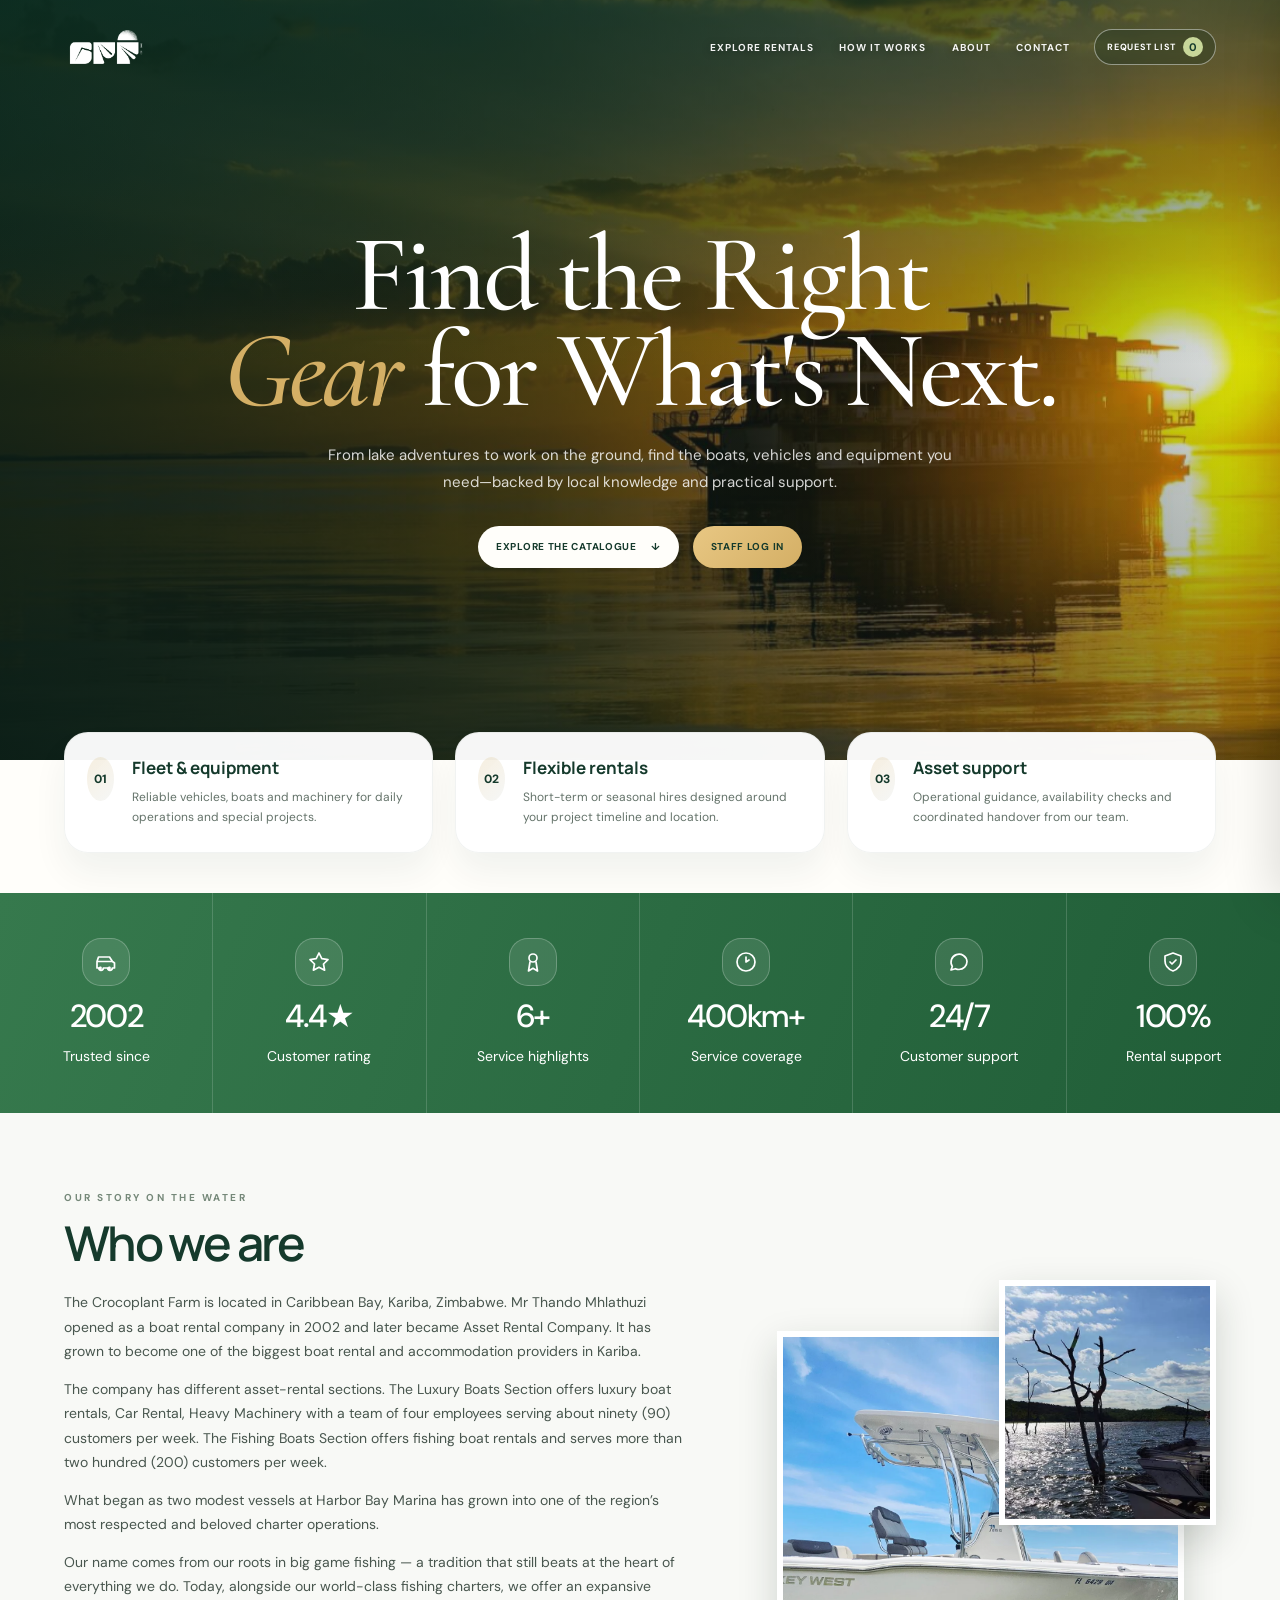
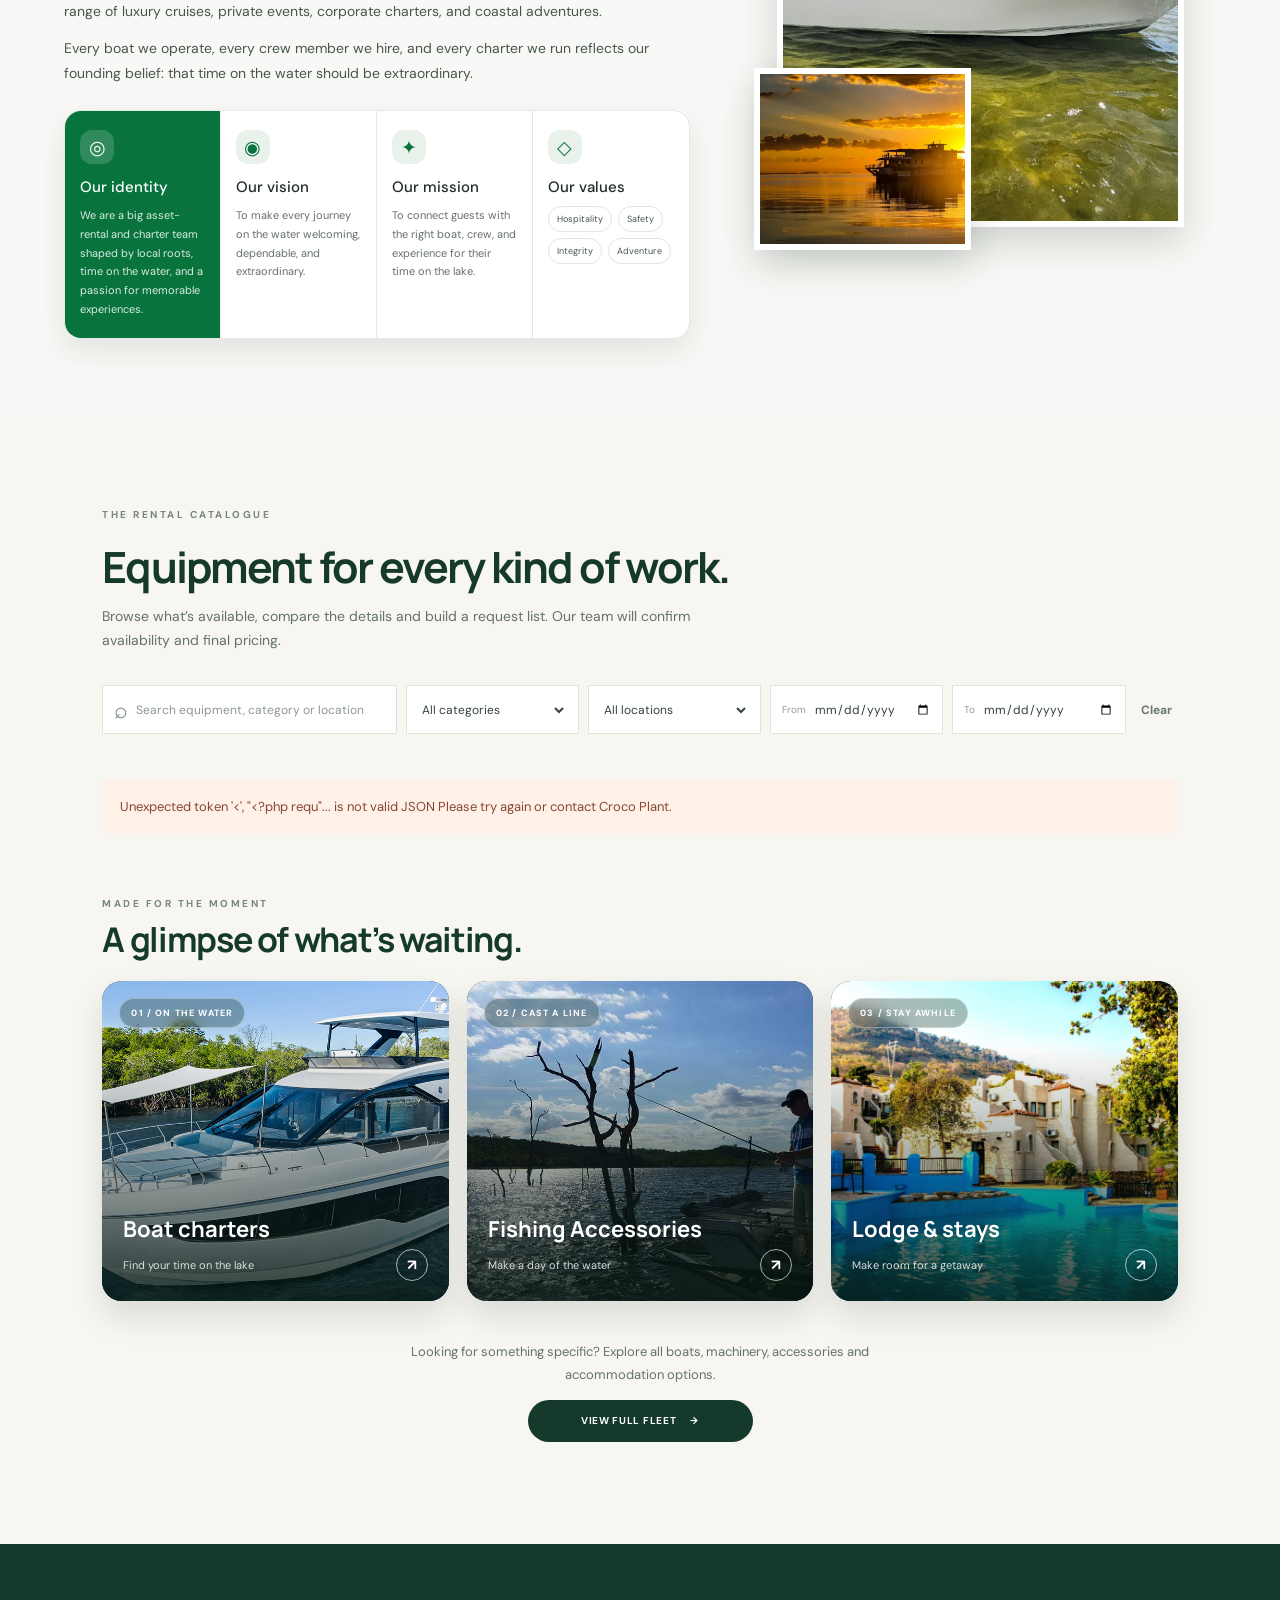
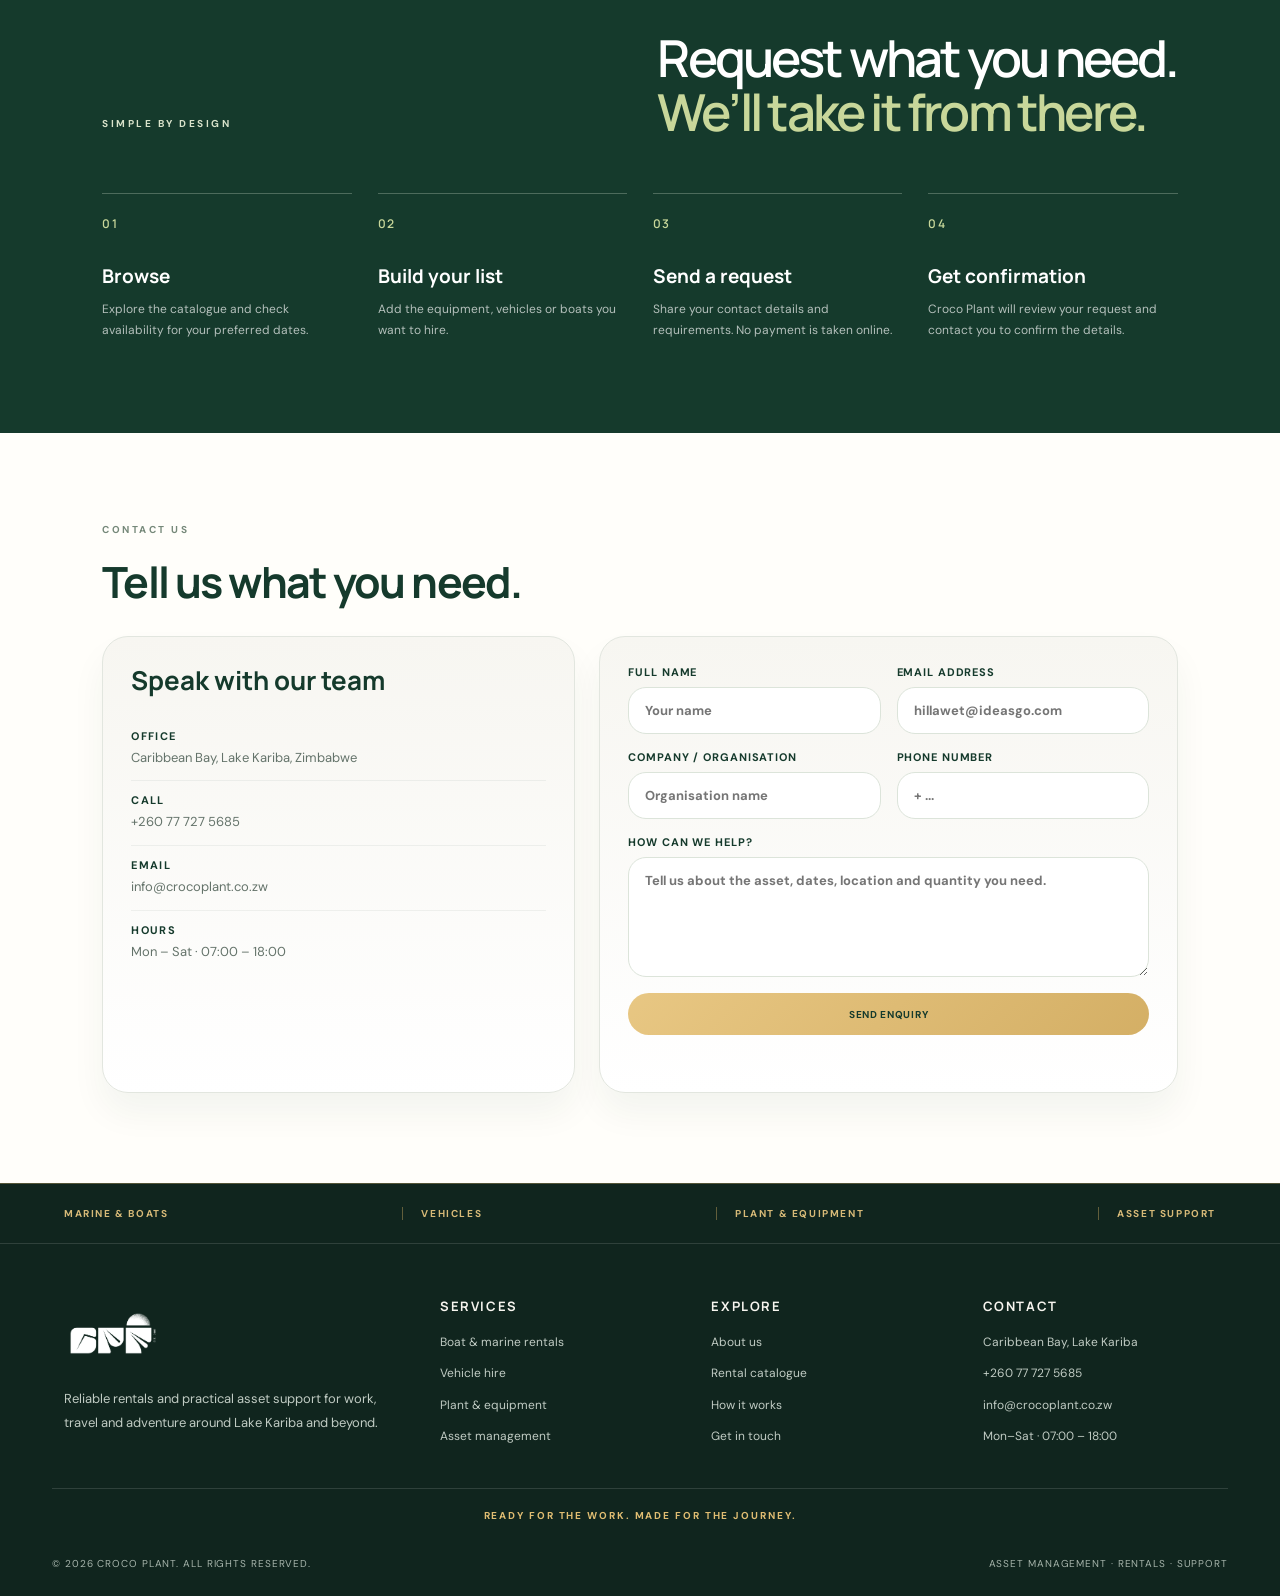
<file: index.html>
<!DOCTYPE html>
<html lang="en">
<head>
  <meta charset="UTF-8">
  <meta name="viewport" content="width=device-width, initial-scale=1.0">
  <meta name="description" content="Browse equipment, boats, vehicles and more available for hire from Croco Plant.">
  <meta name="theme-color" content="#153a2c">
  <title>Rentals | Croco Plant</title>
  <link rel="preconnect" href="https://fonts.googleapis.com">
  <link rel="preconnect" href="https://fonts.gstatic.com" crossorigin>
  <link href="https://fonts.googleapis.com/css2?family=Cormorant+Garamond:ital,wght@0,500;0,600;1,500;1,600&family=DM+Sans:wght@400;500;600;700&family=Manrope:wght@400;500;600;700;800&display=swap" rel="stylesheet">
  <link rel="stylesheet" href="catalogue.css">
  <script src="catalogue.js" defer></script>
</head>
<body class="home-page">
  <header class="site-header">
    <div class="header-main">
      <a class="brand" href="#home" aria-label="Croco Plant home">
        <img src="cpf-logo-white.png" alt="Croco Plant logo">
      </a>

      <nav class="main-nav" aria-label="Main navigation">
        <a href="fleet.html">Explore rentals</a>
        <a href="index.html#how-it-works">How it works</a>
        <a href="about.html">About</a>
        <a href="contact.html">Contact</a>
      </nav>

      <div class="header-actions">
        <button class="cart-button" id="open-cart" type="button" aria-controls="cart-panel" aria-expanded="false">
          Request list <span class="cart-count" id="cart-count">0</span>
        </button>
      </div>
    </div>
  </header>

  <main>
    <section class="hero" id="home">
      <div class="hero-photo" aria-hidden="true"></div>
      <div class="hero-shade" aria-hidden="true"></div>
      <div class="hero-copy">
        
        <h1>Find the Right <br><em>Gear</em> for What's Next.</h1>
        <p class="hero-description">From lake adventures to work on the ground, find the boats, vehicles and equipment you need—backed by local knowledge and practical support.</p>
        <div class="hero-actions">
          <a class="button button-light" href="#catalogue">Explore the catalogue <span aria-hidden="true">↓</span></a>
          <a class="button button-gold" href="/Users/mac/Desktop/bit23222182/4.1/System implementation/CrocoPlant-main/login.html">Staff Log In</a>
        </div>
        
      </div>
       

      

      </section>

    <section class="feature-strip" aria-label="Key service highlights">
      <article>
        <span>01</span>
        <div>
          <h3>Fleet & equipment</h3>
          <p>Reliable vehicles, boats and machinery for daily operations and special projects.</p>
        </div>
      </article>
      <article>
        <span>02</span>
        <div>
          <h3>Flexible rentals</h3>
          <p>Short-term or seasonal hires designed around your project timeline and location.</p>
        </div>
      </article>
      <article>
        <span>03</span>
        <div>
          <h3>Asset support</h3>
          <p>Operational guidance, availability checks and coordinated handover from our team.</p>
        </div>
      </article>
    </section>

    <section class="trust-strip" aria-label="Croco Plant service highlights">
      <div class="trust-item">
        <svg viewBox="0 0 24 24" aria-hidden="true"><path d="M3 11.5 4.5 7h11l3 4.5 2 1.5v5h-2.2a2.3 2.3 0 0 1-4.6 0H9.3a2.3 2.3 0 0 1-4.6 0H3zM4.5 11.5h13M7 18a.8.8 0 1 0 0 .1M16 18a.8.8 0 1 0 0 .1"/></svg>
        <strong>2002</strong>
        <span class="trust-label">Trusted since</span>
        <span class="trust-note"> </span>
      </div>
      <div class="trust-item">
        <svg viewBox="0 0 24 24" aria-hidden="true"><path d="m12 3 2.8 5.7 6.2.9-4.5 4.4 1.1 6.2-5.6-2.9-5.6 2.9 1.1-6.2L3 9.6l6.2-.9z"/></svg>
        <strong>4.4★</strong>
        <span class="trust-label">Customer rating</span>
        <span class="trust-note"></span>
      </div>
      <div class="trust-item">
        <svg viewBox="0 0 24 24" aria-hidden="true"><circle cx="12" cy="8" r="4"/><path d="m9 12-1.5 9 4.5-2.7 4.5 2.7L15 12"/></svg>
        <strong>6+</strong>
        <span class="trust-label">Service highlights</span>
        <span class="trust-note"></span>
      </div>
      <div class="trust-item">
        <svg viewBox="0 0 24 24" aria-hidden="true"><circle cx="12" cy="12" r="9"/><path d="M12 7v5l3-2"/></svg>
        <strong>400km+</strong>
        <span class="trust-label">Service coverage</span>
        <span class="trust-note"></span>
      </div>
      <div class="trust-item">
        <svg viewBox="0 0 24 24" aria-hidden="true"><path d="M20 11.5a8 8 0 0 1-8 8 8.5 8.5 0 0 1-3.5-.8L4 20l1.3-3.5A8 8 0 1 1 20 11.5Z"/></svg>
        <strong>24/7</strong>
        <span class="trust-label">Customer support</span>
        <span class="trust-note"></span>
      </div>
      <div class="trust-item">
        <svg viewBox="0 0 24 24" aria-hidden="true"><path d="m12 3 8 3v5c0 5-3.4 8.2-8 10-4.6-1.8-8-5-8-10V6z"/><path d="m9 12 2 2 4-4"/></svg>
        <strong>100%</strong>
        <span class="trust-label">Rental support</span>
        <span class="trust-note"></span>
      </div>
    </section>

    <section class="who-section" id="about">
      <div class="who-copy">
        <p class="eyebrow eyebrow-dark">OUR STORY ON THE WATER</p>
        <h2>Who we are</h2>
        <div class="who-introduction">
          <p>The Crocoplant Farm is located in Caribbean Bay, Kariba, Zimbabwe. Mr Thando Mhlathuzi opened as a boat rental company in 2002 and later became Asset Rental Company. It has grown to become one of the biggest boat rental and accommodation providers in Kariba.</p>
          <p>The company has different asset-rental sections. The Luxury Boats Section offers luxury boat rentals, Car Rental, Heavy Machinery with a team of four employees serving about ninety (90) customers per week. The Fishing Boats Section offers fishing boat rentals and serves more than two hundred (200) customers per week.</p>
          <p>What began as two modest vessels at Harbor Bay Marina has grown into one of the region’s most respected and beloved charter operations.</p>
          <p>Our name comes from our roots in big game fishing — a tradition that still beats at the heart of everything we do. Today, alongside our world-class fishing charters, we offer an expansive range of luxury cruises, private events, corporate charters, and coastal adventures.</p>
          <p>Every boat we operate, every crew member we hire, and every charter we run reflects our founding belief: that time on the water should be extraordinary.</p>
        </div>

        <div class="identity-grid" aria-label="Our identity, vision, mission and values">
          <article class="identity-card identity-card-featured">
            <span class="identity-icon" aria-hidden="true">◎</span>
            <h3>Our identity</h3>
            <p>We are a big asset-rental and charter team shaped by local roots, time on the water, and a passion for memorable experiences.</p>
          </article>
          <article class="identity-card">
            <span class="identity-icon" aria-hidden="true">◉</span>
            <h3>Our vision</h3>
            <p>To make every journey on the water welcoming, dependable, and extraordinary.</p>
          </article>
          <article class="identity-card">
            <span class="identity-icon" aria-hidden="true">✦</span>
            <h3>Our mission</h3>
            <p>To connect guests with the right boat, crew, and experience for their time on the lake.</p>
          </article>
          <article class="identity-card">
            <span class="identity-icon" aria-hidden="true">◇</span>
            <h3>Our values</h3>
            <div class="value-tags">
              <span>Hospitality</span><span>Safety</span><span>Integrity</span><span>Adventure</span>
            </div>
          </article>
        </div>
      </div>

      <div class="who-gallery" aria-label="Temporary boat and fishing photographs">
        <img class="who-image who-image-main" src="22%20Key%20West_1.jpg.webp" alt="Temporary image: boat on the water">
        <img class="who-image who-image-top" src="fishing-concentration.jpg.webp" alt="Temporary image: fishing on the lake">
        <img class="who-image who-image-bottom" src="home-hero.jpg" alt="Temporary image: Croco Plant boat">
      </div>
    </section>

    <section class="catalogue-section" id="catalogue">
      <div class="section-heading">
        <div>
          <p class="eyebrow eyebrow-dark">THE RENTAL CATALOGUE</p>
          <h2>Equipment for every kind of work.</h2>
          <p class="section-intro">Browse what’s available, compare the details and build a request list. Our team will confirm availability and final pricing.</p>
        </div>
        <span class="catalogue-count" id="catalogue-count" aria-live="polite"></span>
      </div>

      <form class="filters" id="filter-form">
        <label class="search-field">
          <span class="sr-only">Search catalogue</span>
          <span aria-hidden="true">⌕</span>
          <input type="search" id="search-input" placeholder="Search equipment, category or location" autocomplete="off">
        </label>
        <label>
          <span class="sr-only">Category</span>
          <select id="category-filter"><option value="">All categories</option></select>
        </label>
        <label>
          <span class="sr-only">Location</span>
          <select id="location-filter"><option value="">All locations</option></select>
        </label>
        <label>
          <span class="filter-label">From</span>
          <input id="availability-start" type="date" aria-label="Rental start date">
        </label>
        <label>
          <span class="filter-label">To</span>
          <input id="availability-end" type="date" aria-label="Rental end date">
        </label>
        <button class="clear-filters" id="clear-filters" type="button">Clear</button>
      </form>
      <p class="filter-message" id="filter-message" role="status"></p>

      <div class="catalogue-grid" id="catalogue-grid" aria-live="polite"></div>
      <div class="empty-state" id="empty-state" hidden>
        <span class="empty-mark" aria-hidden="true">⌕</span>
        <h3>No matching rentals</h3>
        <p>Try a different search or clear some filters.</p>
      </div>
      <div class="load-error" id="load-error" hidden role="alert"></div>
      <div class="fleet-showcase">
        <div class="fleet-showcase-heading">
          <div>
            <p class="eyebrow eyebrow-dark">MADE FOR THE MOMENT</p>
            <h3>A glimpse of what’s waiting.</h3>
          </div>
          </div>
        <div class="fleet-showcase-grid">
          <a class="fleet-showcase-card" href="fleet.html" aria-label="Explore boat rentals in the full fleet">
            <img src="50-fly-launch-og.jpg" alt="Luxury motor boat cruising on the water" loading="lazy">
            <span class="fleet-showcase-index">01 / ON THE WATER</span>
            <span class="fleet-showcase-caption"><strong>Boat charters</strong><span>Find your time on the lake <b aria-hidden="true">↗</b></span></span>
          </a>
          <a class="fleet-showcase-card" href="fleet.html" aria-label="Explore fishing boats in the full fleet">
            <img src="fishing-concentration.jpg.webp" alt="Anglers enjoying a fishing trip by boat" loading="lazy">
            <span class="fleet-showcase-index">02 / CAST A LINE</span>
            <span class="fleet-showcase-caption"><strong>Fishing Accessories</strong><span>Make a day of the water <b aria-hidden="true">↗</b></span></span>
          </a>
          <a class="fleet-showcase-card" href="fleet.html" aria-label="Explore accommodation in the full fleet">
            <img src="bay.jpg" alt="Lakeside accommodation and pool" loading="lazy">
            <span class="fleet-showcase-index">03 / STAY AWHILE</span>
            <span class="fleet-showcase-caption"><strong>Lodge &amp; stays</strong><span>Make room for a getaway <b aria-hidden="true">↗</b></span></span>
          </a>
        </div>
      </div>
      <div class="catalogue-full-cta">
        <p>Looking for something specific? Explore all boats, machinery, accessories and accommodation options.</p>
        <a class="button button-green" href="fleet.html">View full fleet <span aria-hidden="true">→</span></a>
      </div>
    </section>

    <section class="how-section" id="how-it-works">
      <div class="how-heading">
        <p class="eyebrow">SIMPLE BY DESIGN</p>
        <h2>Request what you need.<br><em>We’ll take it from there.</em></h2>
      </div>
      <div class="steps">
        <article class="step"><span>01</span><h3>Browse</h3><p>Explore the catalogue and check availability for your preferred dates.</p></article>
        <article class="step"><span>02</span><h3>Build your list</h3><p>Add the equipment, vehicles or boats you want to hire.</p></article>
        <article class="step"><span>03</span><h3>Send a request</h3><p>Share your contact details and requirements. No payment is taken online.</p></article>
        <article class="step"><span>04</span><h3>Get confirmation</h3><p>Croco Plant will review your request and contact you to confirm the details.</p></article>
      </div>
    </section>

    <section class="contact-section" id="contact">
      <div class="section-heading contact-heading">
        <div>
          <p class="eyebrow eyebrow-dark">CONTACT US</p>
          <h2>Tell us what you need.</h2>
        </div>
      </div>

      <div class="contact-grid">
        <div class="contact-card">
          <h3>Speak with our team</h3>
          <div class="contact-item">
            <strong>Office</strong>
            <span>Caribbean Bay, Lake Kariba, Zimbabwe</span>
          </div>
          <div class="contact-item">
            <strong>Call</strong>
            <span>+260 77 727 5685</span>
          </div>
          <div class="contact-item">
            <strong>Email</strong>
            <span>info@crocoplant.co.zw</span>
          </div>
          <div class="contact-item">
            <strong>Hours</strong>
            <span>Mon – Sat · 07:00 – 18:00</span>
          </div>
        </div>

        <form class="enquiry-form">
          <div class="form-row">
            <label>
              Full name
              <input name="name" type="text" placeholder="Your name" autocomplete="name" maxlength="150" required>
            </label>
            <label>
              Email address
              <input name="email" type="email" placeholder="hillawet@ideasgo.com" autocomplete="email" maxlength="190" required>
            </label>
          </div>
          <div class="form-row">
            <label>
              Company / organisation
              <input name="company" type="text" placeholder="Organisation name" autocomplete="organization" maxlength="150">
            </label>
            <label>
              Phone number
              <input name="phone" type="tel" placeholder="+ ..." autocomplete="tel" maxlength="30">
            </label>
          </div>
          <label>
            How can we help?
            <textarea name="message" rows="5" maxlength="2000" placeholder="Tell us about the asset, dates, location and quantity you need." required></textarea>
          </label>
          <button type="submit" class="button button-gold button-full">Send enquiry</button>
          <p class="form-feedback" id="enquiry-feedback" role="status" aria-live="polite"></p>
        </form>
      </div>
    </section>
  </main>

  <footer class="site-footer">
    <div class="footer-service-line" aria-label="Rental services">
      <span>MARINE &amp; BOATS</span>
      <span>VEHICLES</span>
      <span>PLANT &amp; EQUIPMENT</span>
      <span>ASSET SUPPORT</span>
    </div>

    <div class="footer-grid">
      <div class="footer-brand">
        <a class="brand brand-footer" href="#home" aria-label="Croco Plant home">
          <img src="cpf-logo-white.png" alt="Croco Plant logo">
        </a>
        <p>Reliable rentals and practical asset support for work, travel and adventure around Lake Kariba and beyond.</p>
      </div>

      <div class="footer-column">
        <h3>Services</h3>
        <ul>
          <li><a href="fleet.html">Boat &amp; marine rentals</a></li>
          <li><a href="fleet.html">Vehicle hire</a></li>
          <li><a href="fleet.html">Plant &amp; equipment</a></li>
          <li><a href="about.html">Asset management</a></li>
        </ul>
      </div>

      <div class="footer-column">
        <h3>Explore</h3>
        <ul>
          <li><a href="about.html">About us</a></li>
          <li><a href="fleet.html">Rental catalogue</a></li>
          <li><a href="index.html#how-it-works">How it works</a></li>
          <li><a href="contact.html">Get in touch</a></li>
        </ul>
      </div>

      <div class="footer-column">
        <h3>Contact</h3>
        <ul>
          <li>Caribbean Bay, Lake Kariba</li>
          <li><a href="tel:+260777275685">+260 77 727 5685</a></li>
          <li><a href="mailto:info@crocoplant.co.zw">info@crocoplant.co.zw</a></li>
          <li>Mon–Sat · 07:00 – 18:00</li>
        </ul>
      </div>
    </div>

    <div class="footer-signoff">READY FOR THE WORK. MADE FOR THE JOURNEY.</div>
    <div class="footer-bottom">
      <span>© <span id="current-year"></span> Croco Plant. All rights reserved.</span>
      <span>Asset management · rentals · support</span>
    </div>
  </footer>

  <div class="drawer-backdrop" id="drawer-backdrop" hidden></div>
  <aside class="cart-panel" id="cart-panel" aria-labelledby="cart-title" aria-hidden="true">
    <div class="cart-heading">
      <div><p class="eyebrow eyebrow-dark">YOUR SELECTION</p><h2 id="cart-title">Request list</h2></div>
      <button class="icon-button" id="close-cart" type="button" aria-label="Close request list">×</button>
    </div>
    <div class="cart-items" id="cart-items"></div>
    <div class="cart-empty" id="cart-empty"><span aria-hidden="true">▱</span><p>Your request list is empty.</p><a href="#catalogue" id="browse-from-cart">Browse the catalogue</a></div>
    <div class="cart-footer">
      <p>Prices and availability are confirmed by our team after review.</p>
      <button class="button button-green button-full" id="continue-request" type="button" disabled>Continue to request <span aria-hidden="true">→</span></button>
    </div>
  </aside>

  <div class="modal-backdrop" id="details-backdrop" hidden></div>
  <section class="details-modal" id="details-modal" role="dialog" aria-modal="true" aria-labelledby="details-title" aria-hidden="true">
    <button class="icon-button modal-close" type="button" data-close-details aria-label="Close item details">×</button>
    <div class="details-content" id="details-content"></div>
  </section>

  <div class="modal-backdrop" id="request-backdrop" hidden></div>
  <section class="request-modal" id="request-modal" role="dialog" aria-modal="true" aria-labelledby="request-title" aria-hidden="true">
    <button class="icon-button modal-close" type="button" data-close-request aria-label="Close rental request">×</button>
    <div class="request-heading">
      <p class="eyebrow eyebrow-dark">ALMOST THERE</p>
      <h2 id="request-title">Send your rental request.</h2>
      <p>Share a few details and our team will be in touch to confirm availability and pricing.</p>
    </div>
    <form id="request-form">
      <div class="request-summary" id="request-summary"></div>
      <div class="form-grid">
        <label>Full name<input name="name" type="text" maxlength="150" autocomplete="name" required></label>
        <label>Email address<input name="email" type="email" maxlength="190" autocomplete="email" required></label>
        <label>Phone number<input name="phone" type="tel" maxlength="30" autocomplete="tel" required></label>
        <label>Start date<input name="start_date" id="request-start" type="date" required></label>
        <label>End date<input name="end_date" id="request-end" type="date" required></label>
      </div>
      <p class="duration-summary" id="duration-summary" aria-live="polite">Choose dates to see the rental duration.</p>
      <label class="requirements-label">Additional requirements <span>Optional</span><textarea name="requirements" rows="3" maxlength="2000" placeholder="Tell us about delivery, intended use or anything else we should know."></textarea></label>
      <p class="request-message" id="request-message" role="status"></p>
      <button class="button button-green button-full" id="submit-request" type="submit">Send rental request <span aria-hidden="true">→</span></button>
      <p class="privacy-note">Submitting a request does not confirm a booking or require payment.</p>
    </form>
  </section>
  <div class="toast" id="toast" role="status" aria-live="polite"></div>
</body>
</html>
</file>
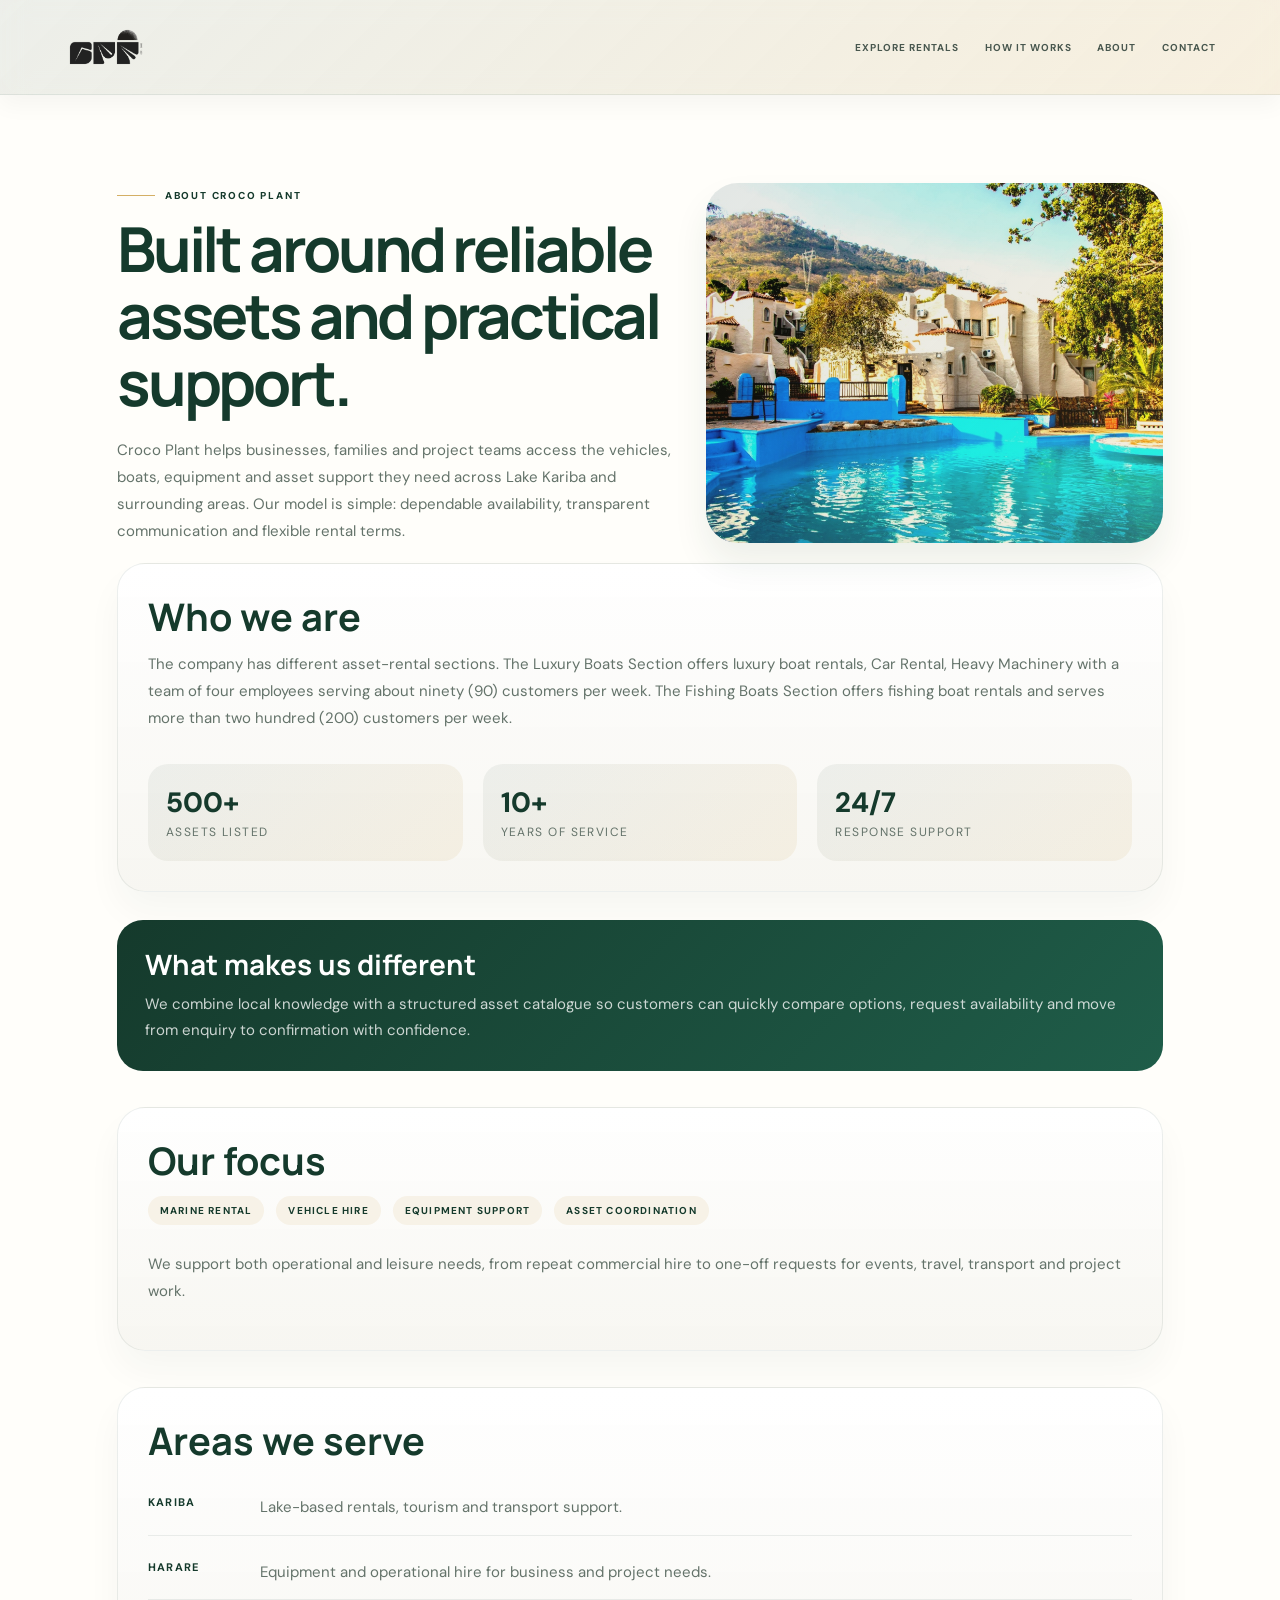
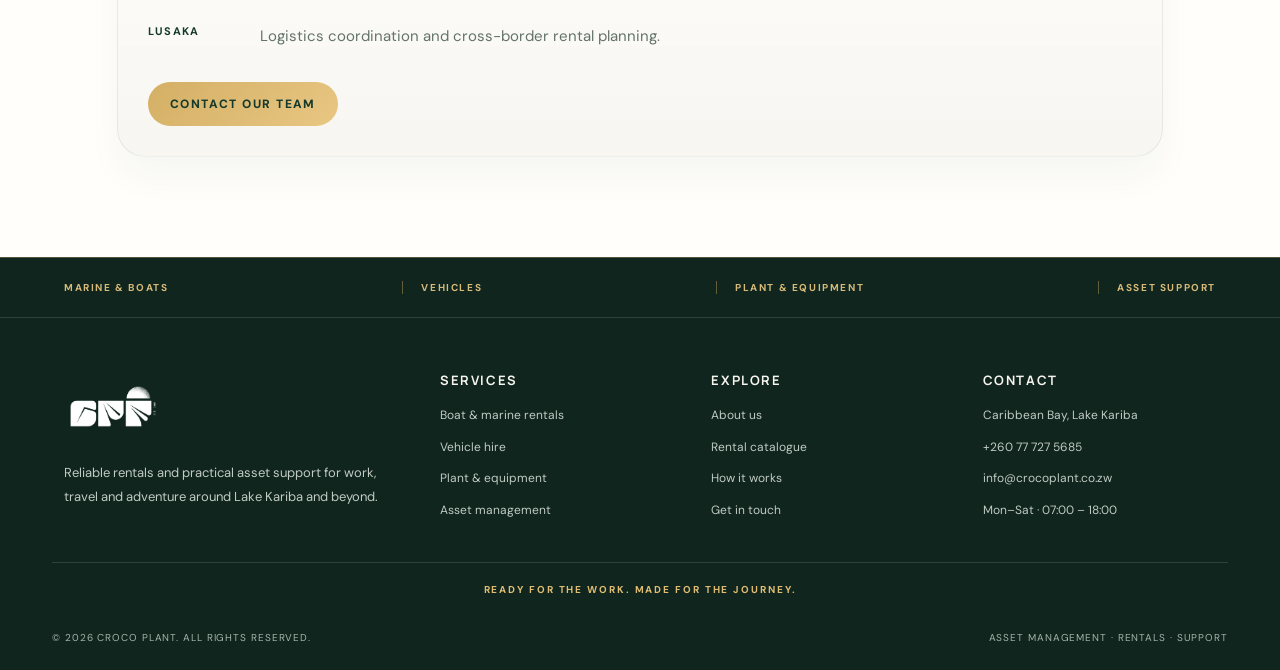
<file: about.html>
<!DOCTYPE html>
<html lang="en">
<head>
  <meta charset="UTF-8">
  <meta name="viewport" content="width=device-width, initial-scale=1.0">
  <meta name="description" content="Learn about Croco Plant, our rental and asset management services, and the people behind the operation.">
  <title>About | Croco Plant</title>
  <link rel="preconnect" href="https://fonts.googleapis.com">
  <link rel="preconnect" href="https://fonts.gstatic.com" crossorigin>
  <link href="https://fonts.googleapis.com/css2?family=DM+Sans:wght@400;500;600;700&family=Manrope:wght@400;500;600;700;800&display=swap" rel="stylesheet">
  <link rel="stylesheet" href="catalogue.css">
  <script src="catalogue.js" defer></script>
</head>
<body>
  <header class="site-header">
    <div class="header-main">
      <a class="brand" href="index.html" aria-label="Croco Plant home">
        <img src="cpf-logo-transparent.png" alt="Croco Plant logo">
      </a>

      <nav class="main-nav" aria-label="Main navigation">
        <a href="fleet.html">Explore rentals</a>
        <a href="index.html#how-it-works">How it works</a>
        <a href="about.html">About</a>
        <a href="contact.html">Contact</a>
      </nav>

    </div>
  </header>

  <main class="page-shell">
    <section class="page-hero">
      <div>
        <div class="page-badge">About Croco Plant</div>
        <h1>Built around reliable assets and practical support.</h1>
        <p>Croco Plant helps businesses, families and project teams access the vehicles, boats, equipment and asset support they need across Lake Kariba and surrounding areas. Our model is simple: dependable availability, transparent communication and flexible rental terms.</p>
      </div>
      <div class="page-hero-visual" aria-label="Croco Plant asset and marine operations"></div>
    </section>

    <section class="page-panel">
      <h2>Who we are</h2>
      <p>The company has different asset-rental sections. The Luxury Boats Section offers luxury boat rentals, Car Rental, Heavy Machinery with a team of four employees serving about ninety (90) customers per week. The Fishing Boats Section offers fishing boat rentals and serves more than two hundred (200) customers per week.</p>
      <div class="stats-row">
        <div class="stat-box">
          <strong>500+</strong>
          <span>Assets listed</span>
        </div>
        <div class="stat-box">
          <strong>10+</strong>
          <span>Years of service</span>
        </div>
        <div class="stat-box">
          <strong>24/7</strong>
          <span>Response support</span>
        </div>
      </div>
    </section>

    <section class="mini-banner">
      <h3>What makes us different</h3>
      <p>We combine local knowledge with a structured asset catalogue so customers can quickly compare options, request availability and move from enquiry to confirmation with confidence.</p>
    </section>

    <section class="page-panel" style="margin-top: 36px;">
      <h2>Our focus</h2>
      <div class="inline-tag">Marine rental</div>
      <div class="inline-tag">Vehicle hire</div>
      <div class="inline-tag">Equipment support</div>
      <div class="inline-tag">Asset coordination</div>
      <p style="margin-top: 18px;">We support both operational and leisure needs, from repeat commercial hire to one-off requests for events, travel, transport and project work.</p>
    </section>

    
    <section class="page-panel" style="margin-top: 36px;">
      <h2>Areas we serve</h2>
      <ul class="location-list">
        <li><strong>Kariba</strong><span>Lake-based rentals, tourism and transport support.</span></li>
        <li><strong>Harare</strong><span>Equipment and operational hire for business and project needs.</span></li>
        <li><strong>Lusaka</strong><span>Logistics coordination and cross-border rental planning.</span></li>
      </ul>
      <a class="contact-cta" href="contact.html">Contact our team</a>
    </section>
  </main>

  <footer class="site-footer">
    <div class="footer-service-line" aria-label="Rental services">
      <span>MARINE &amp; BOATS</span>
      <span>VEHICLES</span>
      <span>PLANT &amp; EQUIPMENT</span>
      <span>ASSET SUPPORT</span>
    </div>

    <div class="footer-grid">
      <div class="footer-brand">
        <a class="brand brand-footer" href="index.html" aria-label="Croco Plant home">
          <img src="cpf-logo-white.png" alt="Croco Plant logo">
        </a>
        <p>Reliable rentals and practical asset support for work, travel and adventure around Lake Kariba and beyond.</p>
      </div>

      <div class="footer-column">
        <h3>Services</h3>
        <ul>
          <li><a href="fleet.html">Boat &amp; marine rentals</a></li>
          <li><a href="fleet.html">Vehicle hire</a></li>
          <li><a href="fleet.html">Plant &amp; equipment</a></li>
          <li><a href="about.html">Asset management</a></li>
        </ul>
      </div>

      <div class="footer-column">
        <h3>Explore</h3>
        <ul>
          <li><a href="about.html">About us</a></li>
          <li><a href="fleet.html">Rental catalogue</a></li>
          <li><a href="index.html#how-it-works">How it works</a></li>
          <li><a href="contact.html">Get in touch</a></li>
        </ul>
      </div>

      <div class="footer-column">
        <h3>Contact</h3>
        <ul>
          <li>Caribbean Bay, Lake Kariba</li>
          <li><a href="tel:+260777275685">+260 77 727 5685</a></li>
          <li><a href="mailto:info@crocoplant.co.zw">info@crocoplant.co.zw</a></li>
          <li>Mon–Sat · 07:00 – 18:00</li>
        </ul>
      </div>
    </div>

    <div class="footer-signoff">READY FOR THE WORK. MADE FOR THE JOURNEY.</div>
    <div class="footer-bottom">
      <span>© <span id="current-year">2026</span> Croco Plant. All rights reserved.</span>
      <span>Asset management · rentals · support</span>
    </div>
  </footer>
</body>
</html>
</file>
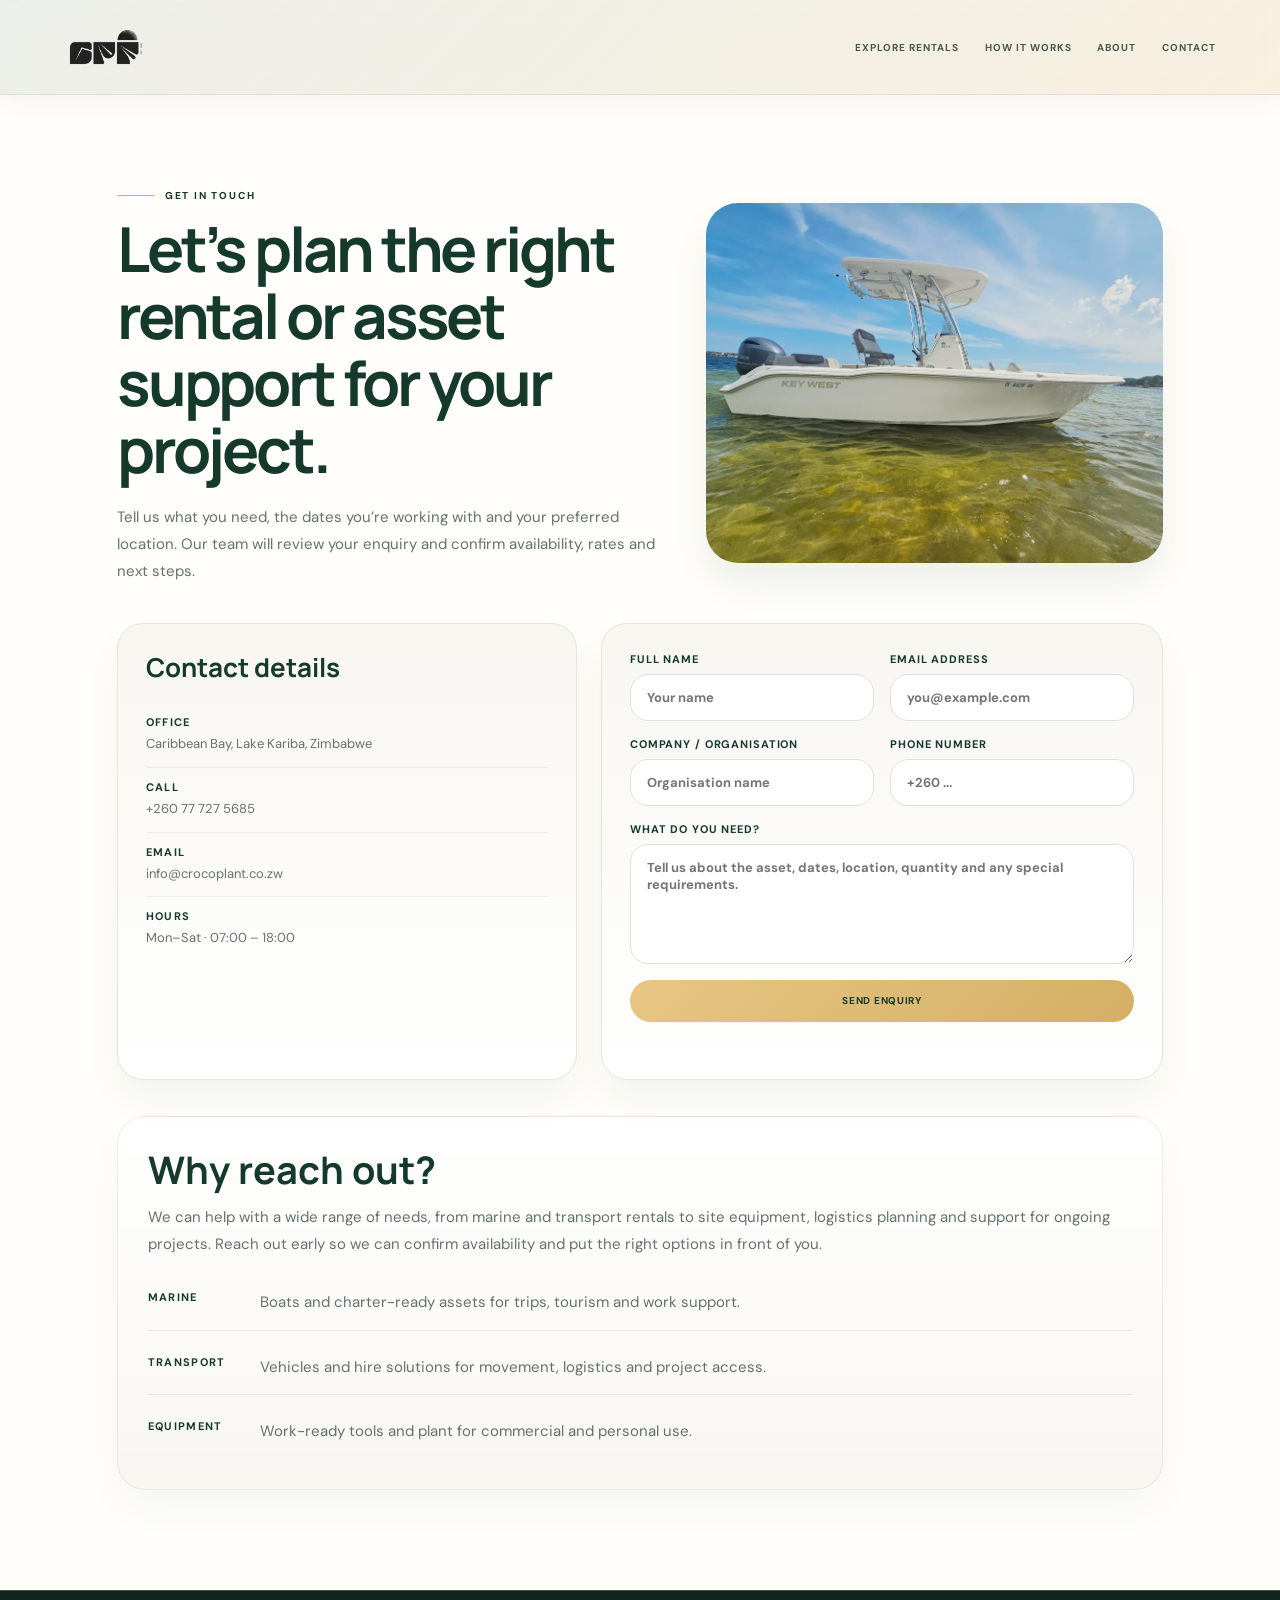
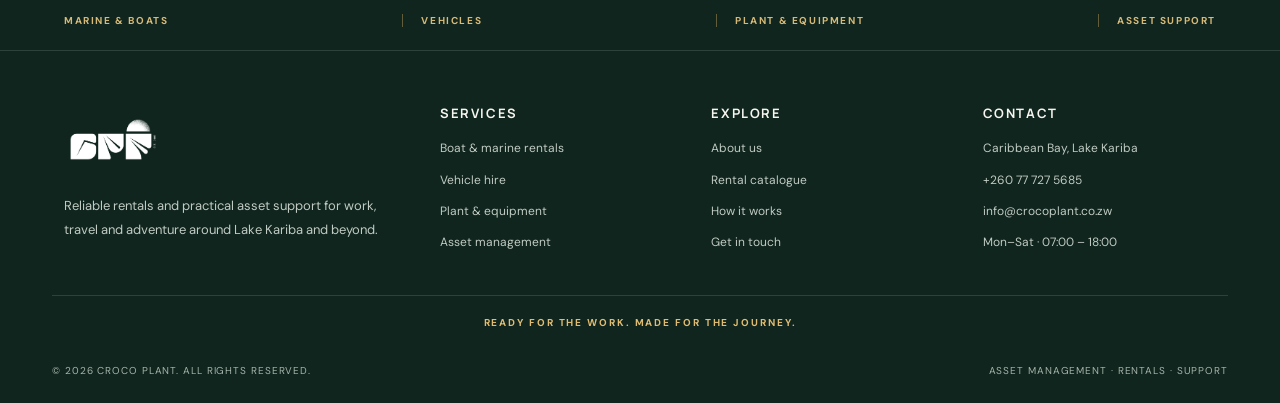
<file: contact.html>
<!DOCTYPE html>
<html lang="en">
<head>
  <meta charset="UTF-8">
  <meta name="viewport" content="width=device-width, initial-scale=1.0">
  <meta name="description" content="Contact Croco Plant for equipment hire, fleet rentals, and asset management support.">
  <title>Contact | Croco Plant</title>
  <link rel="preconnect" href="https://fonts.googleapis.com">
  <link rel="preconnect" href="https://fonts.gstatic.com" crossorigin>
  <link href="https://fonts.googleapis.com/css2?family=DM+Sans:wght@400;500;600;700&family=Manrope:wght@400;500;600;700;800&display=swap" rel="stylesheet">
  <link rel="stylesheet" href="catalogue.css">
  <script src="catalogue.js" defer></script>
</head>
<body>
  <header class="site-header">
    <div class="header-main">
      <a class="brand" href="index.html" aria-label="Croco Plant home">
        <img src="cpf-logo-transparent.png" alt="Croco Plant logo">
      </a>

      <nav class="main-nav" aria-label="Main navigation">
        <a href="fleet.html">Explore rentals</a>
        <a href="index.html#how-it-works">How it works</a>
        <a href="about.html">About</a>
        <a href="contact.html">Contact</a>
      </nav>

    </div>
  </header>

  <main class="page-shell">
    <section class="page-hero">
      <div>
        <div class="page-badge">Get in touch</div>
        <h1>Let’s plan the right rental or asset support for your project.</h1>
        <p>Tell us what you need, the dates you’re working with and your preferred location. Our team will review your enquiry and confirm availability, rates and next steps.</p>
      </div>
      <div class="page-hero-visual" aria-label="Croco Plant team and channel support" style="background: linear-gradient(135deg, rgba(21,58,44,.12), rgba(212,175,101,.2)), url('22%20Key%20West_1.jpg.webp') center/cover no-repeat;"></div>
    </section>

    <section class="contact-grid" style="margin-top: 20px;">
      <div class="contact-card">
        <h3>Contact details</h3>
        <div class="contact-item">
          <strong>Office</strong>
          <span>Caribbean Bay, Lake Kariba, Zimbabwe</span>
        </div>
        <div class="contact-item">
          <strong>Call</strong>
          <span>+260 77 727 5685</span>
        </div>
        <div class="contact-item">
          <strong>Email</strong>
          <span>info@crocoplant.co.zw</span>
        </div>
        <div class="contact-item">
          <strong>Hours</strong>
          <span>Mon–Sat · 07:00 – 18:00</span>
        </div>
      </div>

      <form class="enquiry-form">
        <div class="form-row">
          <label>
            Full name
            <input name="name" type="text" placeholder="Your name" autocomplete="name" maxlength="150" required>
          </label>
          <label>
            Email address
            <input name="email" type="email" placeholder="you@example.com" autocomplete="email" maxlength="190" required>
          </label>
        </div>
        <div class="form-row">
          <label>
            Company / organisation
            <input name="company" type="text" placeholder="Organisation name" autocomplete="organization" maxlength="150">
          </label>
          <label>
            Phone number
            <input name="phone" type="tel" placeholder="+260 ..." autocomplete="tel" maxlength="30">
          </label>
        </div>
        <label>
          What do you need?
          <textarea name="message" rows="5" maxlength="2000" placeholder="Tell us about the asset, dates, location, quantity and any special requirements." required></textarea>
        </label>
        <button type="submit" class="button button-gold button-full">Send enquiry</button>
        <p class="form-feedback" id="enquiry-feedback" role="status" aria-live="polite"></p>
      </form>
    </section>

    <section class="page-panel" style="margin-top: 36px;">
      <h2>Why reach out?</h2>
      <p>We can help with a wide range of needs, from marine and transport rentals to site equipment, logistics planning and support for ongoing projects. Reach out early so we can confirm availability and put the right options in front of you.</p>
      <ul class="location-list">
        <li><strong>Marine</strong><span>Boats and charter-ready assets for trips, tourism and work support.</span></li>
        <li><strong>Transport</strong><span>Vehicles and hire solutions for movement, logistics and project access.</span></li>
        <li><strong>Equipment</strong><span>Work-ready tools and plant for commercial and personal use.</span></li>
      </ul>
    </section>
  </main>

  <footer class="site-footer">
    <div class="footer-service-line" aria-label="Rental services">
      <span>MARINE &amp; BOATS</span>
      <span>VEHICLES</span>
      <span>PLANT &amp; EQUIPMENT</span>
      <span>ASSET SUPPORT</span>
    </div>

    <div class="footer-grid">
      <div class="footer-brand">
        <a class="brand brand-footer" href="index.html" aria-label="Croco Plant home">
          <img src="cpf-logo-white.png" alt="Croco Plant logo">
        </a>
        <p>Reliable rentals and practical asset support for work, travel and adventure around Lake Kariba and beyond.</p>
      </div>

      <div class="footer-column">
        <h3>Services</h3>
        <ul>
          <li><a href="fleet.html">Boat &amp; marine rentals</a></li>
          <li><a href="fleet.html">Vehicle hire</a></li>
          <li><a href="fleet.html">Plant &amp; equipment</a></li>
          <li><a href="about.html">Asset management</a></li>
        </ul>
      </div>

      <div class="footer-column">
        <h3>Explore</h3>
        <ul>
          <li><a href="about.html">About us</a></li>
          <li><a href="fleet.html">Rental catalogue</a></li>
          <li><a href="index.html#how-it-works">How it works</a></li>
          <li><a href="contact.html">Get in touch</a></li>
        </ul>
      </div>

      <div class="footer-column">
        <h3>Contact</h3>
        <ul>
          <li>Caribbean Bay, Lake Kariba</li>
          <li><a href="tel:+260777275685">+260 77 727 5685</a></li>
          <li><a href="mailto:info@crocoplant.co.zw">info@crocoplant.co.zw</a></li>
          <li>Mon–Sat · 07:00 – 18:00</li>
        </ul>
      </div>
    </div>

    <div class="footer-signoff">READY FOR THE WORK. MADE FOR THE JOURNEY.</div>
    <div class="footer-bottom">
      <span>© <span id="current-year">2026</span> Croco Plant. All rights reserved.</span>
      <span>Asset management · rentals · support</span>
    </div>
  </footer>
</body>
</html>
</file>
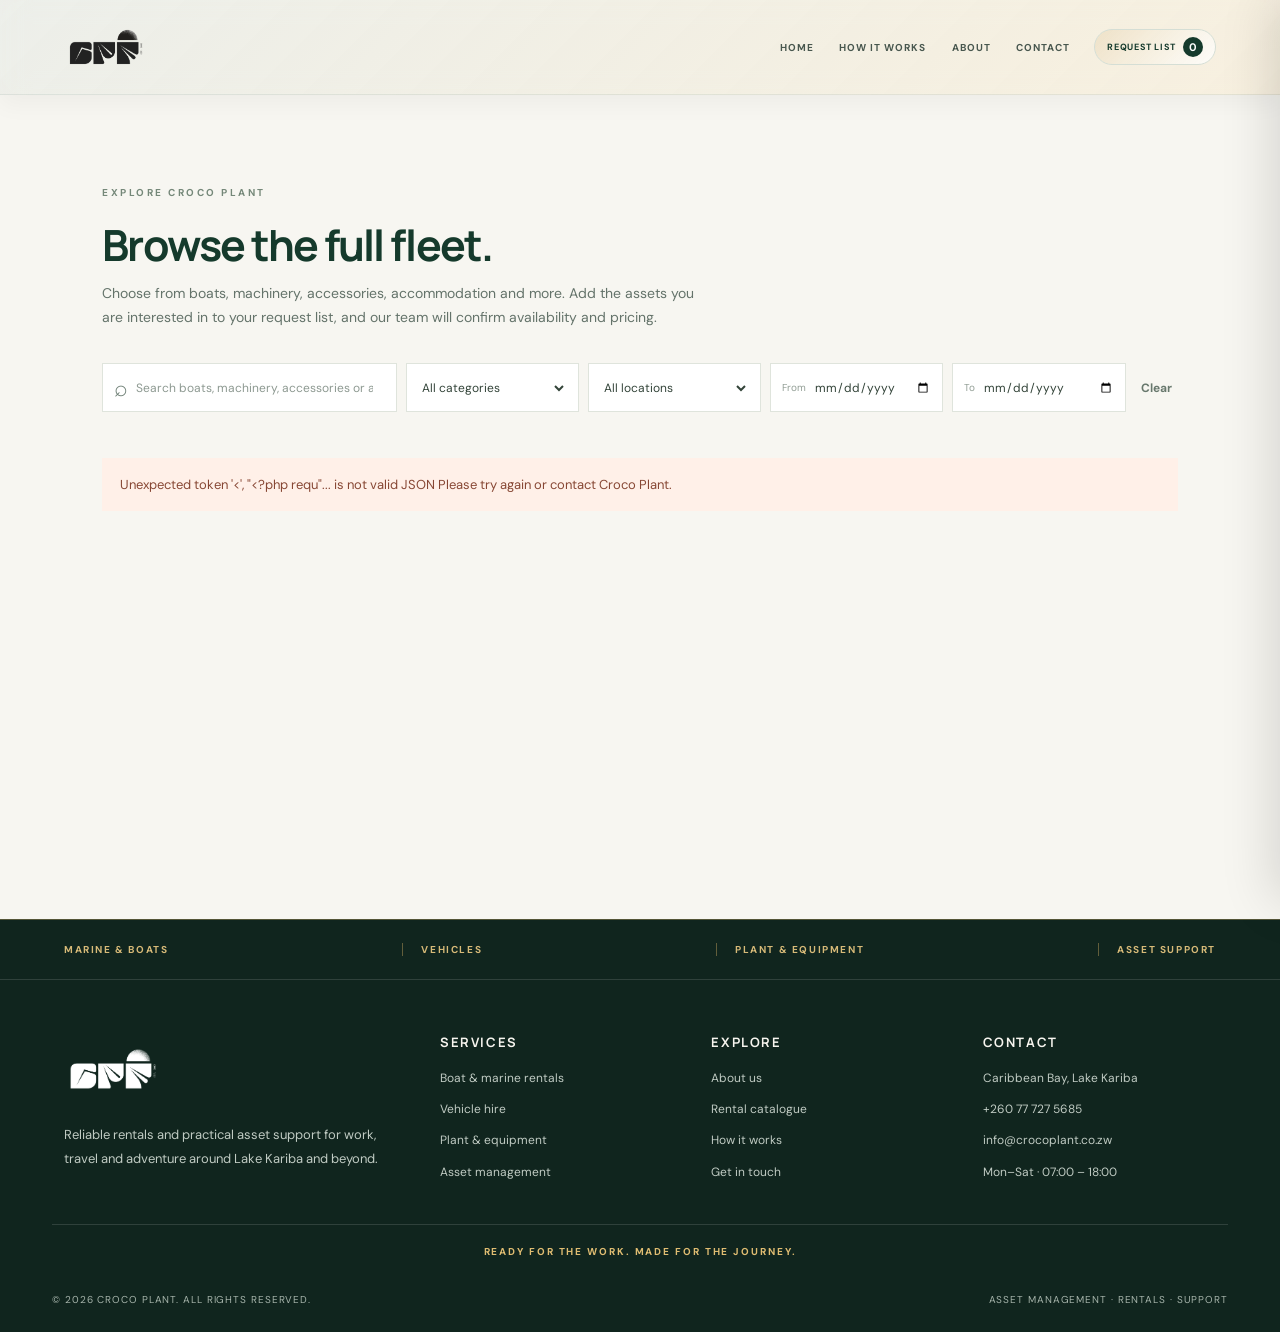
<file: fleet.html>
<!DOCTYPE html>
<html lang="en">
<head>
  <meta charset="UTF-8">
  <meta name="viewport" content="width=device-width, initial-scale=1.0">
  <meta name="description" content="Browse boats, machinery, accessories and accommodation available from Croco Plant. Add your choices to a rental request.">
  <meta name="theme-color" content="#153a2c">
  <title>Full Fleet | Croco Plant</title>
  <link rel="preconnect" href="https://fonts.googleapis.com">
  <link rel="preconnect" href="https://fonts.gstatic.com" crossorigin>
  <link href="https://fonts.googleapis.com/css2?family=DM+Sans:wght@400;500;600;700&family=Manrope:wght@400;500;600;700;800&display=swap" rel="stylesheet">
  <link rel="stylesheet" href="catalogue.css">
  <script src="catalogue.js" defer></script>
</head>
<body class="fleet-page">
  <header class="site-header">
    <div class="header-main">
      <a class="brand" href="index.html" aria-label="Croco Plant home">
        <img src="cpf-logo-transparent.png" alt="Croco Plant logo">
      </a>
      <nav class="main-nav" aria-label="Main navigation">
        <a href="index.html">Home</a>
        <a href="index.html#how-it-works">How it works</a>
        <a href="about.html">About</a>
        <a href="contact.html">Contact</a>
      </nav>
      <div class="header-actions">
        <button class="cart-button" id="open-cart" type="button" aria-controls="cart-panel" aria-expanded="false">
          Request list <span class="cart-count" id="cart-count">0</span>
        </button>
      </div>
    </div>
  </header>

  <main>
    <section class="catalogue-section fleet-catalogue" id="catalogue">
      <div class="section-heading">
        <div>
          <p class="eyebrow eyebrow-dark">EXPLORE CROCO PLANT</p>
          <h1>Browse the full fleet.</h1>
          <p class="section-intro">Choose from boats, machinery, accessories, accommodation and more. Add the assets you are interested in to your request list, and our team will confirm availability and pricing.</p>
        </div>
        <span class="catalogue-count" id="catalogue-count" aria-live="polite"></span>
      </div>

      <form class="filters" id="filter-form">
        <label class="search-field">
          <span class="sr-only">Search catalogue</span>
          <span aria-hidden="true">⌕</span>
          <input type="search" id="search-input" placeholder="Search boats, machinery, accessories or accommodation" autocomplete="off">
        </label>
        <label>
          <span class="sr-only">Category</span>
          <select id="category-filter"><option value="">All categories</option></select>
        </label>
        <label>
          <span class="sr-only">Location</span>
          <select id="location-filter"><option value="">All locations</option></select>
        </label>
        <label>
          <span class="filter-label">From</span>
          <input id="availability-start" type="date" aria-label="Rental start date">
        </label>
        <label>
          <span class="filter-label">To</span>
          <input id="availability-end" type="date" aria-label="Rental end date">
        </label>
        <button class="clear-filters" id="clear-filters" type="button">Clear</button>
      </form>
      <p class="filter-message" id="filter-message" role="status"></p>

      <div class="catalogue-grid" id="catalogue-grid" aria-live="polite"></div>
      <div class="empty-state" id="empty-state" hidden>
        <span class="empty-mark" aria-hidden="true">⌕</span>
        <h3>No matching rentals</h3>
        <p>Try a different search or clear some filters.</p>
      </div>
      <div class="load-error" id="load-error" hidden role="alert"></div>
    </section>
  </main>

  <footer class="site-footer">
    <div class="footer-service-line" aria-label="Rental services">
      <span>MARINE &amp; BOATS</span>
      <span>VEHICLES</span>
      <span>PLANT &amp; EQUIPMENT</span>
      <span>ASSET SUPPORT</span>
    </div>
    <div class="footer-grid">
      <div class="footer-brand">
        <a class="brand brand-footer" href="index.html" aria-label="Croco Plant home">
          <img src="cpf-logo-white.png" alt="Croco Plant logo">
        </a>
        <p>Reliable rentals and practical asset support for work, travel and adventure around Lake Kariba and beyond.</p>
      </div>
      <div class="footer-column">
        <h3>Services</h3>
        <ul>
          <li><a href="#catalogue">Boat &amp; marine rentals</a></li>
          <li><a href="#catalogue">Vehicle hire</a></li>
          <li><a href="#catalogue">Plant &amp; equipment</a></li>
          <li><a href="about.html">Asset management</a></li>
        </ul>
      </div>
      <div class="footer-column">
        <h3>Explore</h3>
        <ul>
          <li><a href="about.html">About us</a></li>
          <li><a href="#catalogue">Rental catalogue</a></li>
          <li><a href="index.html#how-it-works">How it works</a></li>
          <li><a href="contact.html">Get in touch</a></li>
        </ul>
      </div>
      <div class="footer-column">
        <h3>Contact</h3>
        <ul>
          <li>Caribbean Bay, Lake Kariba</li>
          <li><a href="tel:+260777275685">+260 77 727 5685</a></li>
          <li><a href="mailto:info@crocoplant.co.zw">info@crocoplant.co.zw</a></li>
          <li>Mon–Sat · 07:00 – 18:00</li>
        </ul>
      </div>
    </div>
    <div class="footer-signoff">READY FOR THE WORK. MADE FOR THE JOURNEY.</div>
    <div class="footer-bottom">
      <span>© <span id="current-year"></span> Croco Plant. All rights reserved.</span>
      <span>Asset management · rentals · support</span>
    </div>
  </footer>

  <div class="drawer-backdrop" id="drawer-backdrop" hidden></div>
  <aside class="cart-panel" id="cart-panel" aria-labelledby="cart-title" aria-hidden="true">
    <div class="cart-heading">
      <div><p class="eyebrow eyebrow-dark">YOUR SELECTION</p><h2 id="cart-title">Request list</h2></div>
      <button class="icon-button" id="close-cart" type="button" aria-label="Close request list">×</button>
    </div>
    <div class="cart-items" id="cart-items"></div>
    <div class="cart-empty" id="cart-empty"><span aria-hidden="true">▱</span><p>Your request list is empty.</p><a href="#catalogue" id="browse-from-cart">Browse the catalogue</a></div>
    <div class="cart-footer">
      <p>Prices and availability are confirmed by our team after review.</p>
      <button class="button button-green button-full" id="continue-request" type="button" disabled>Continue to request <span aria-hidden="true">→</span></button>
    </div>
  </aside>

  <div class="modal-backdrop" id="details-backdrop" hidden></div>
  <section class="details-modal" id="details-modal" role="dialog" aria-modal="true" aria-labelledby="details-title" aria-hidden="true">
    <button class="icon-button modal-close" type="button" data-close-details aria-label="Close item details">×</button>
    <div class="details-content" id="details-content"></div>
  </section>

  <div class="modal-backdrop" id="request-backdrop" hidden></div>
  <section class="request-modal" id="request-modal" role="dialog" aria-modal="true" aria-labelledby="request-title" aria-hidden="true">
    <button class="icon-button modal-close" type="button" data-close-request aria-label="Close rental request">×</button>
    <div class="request-heading">
      <p class="eyebrow eyebrow-dark">ALMOST THERE</p>
      <h2 id="request-title">Send your rental request.</h2>
      <p>Share a few details and our team will be in touch to confirm availability and pricing.</p>
    </div>
    <form id="request-form">
      <div class="request-summary" id="request-summary"></div>
      <div class="form-grid">
        <label>Full name<input name="name" type="text" maxlength="150" autocomplete="name" required></label>
        <label>Email address<input name="email" type="email" maxlength="190" autocomplete="email" required></label>
        <label>Phone number<input name="phone" type="tel" maxlength="30" autocomplete="tel" required></label>
        <label>Start date<input name="start_date" id="request-start" type="date" required></label>
        <label>End date<input name="end_date" id="request-end" type="date" required></label>
      </div>
      <p class="duration-summary" id="duration-summary" aria-live="polite">Choose dates to see the rental duration.</p>
      <label class="requirements-label">Additional requirements <span>Optional</span><textarea name="requirements" rows="3" maxlength="2000" placeholder="Tell us about delivery, intended use or anything else we should know."></textarea></label>
      <p class="request-message" id="request-message" role="status"></p>
      <button class="button button-green button-full" id="submit-request" type="submit">Send rental request <span aria-hidden="true">→</span></button>
      <p class="privacy-note">Submitting a request does not confirm a booking or require payment.</p>
    </form>
  </section>
  <div class="toast" id="toast" role="status" aria-live="polite"></div>
</body>
</html>
</file>
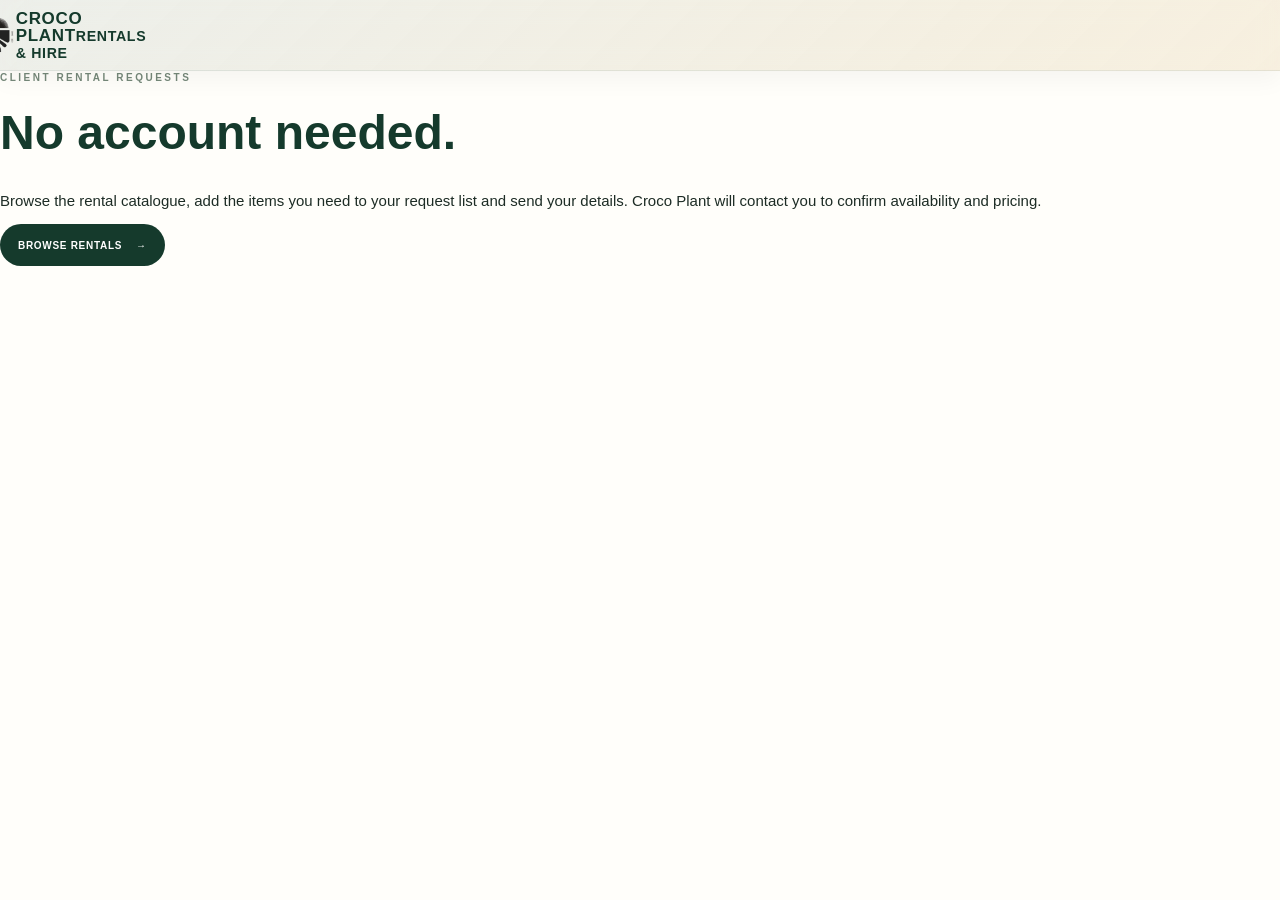
<file: login.html>
<!DOCTYPE html>
<html lang="en">
<head>
  <meta charset="UTF-8">
  <meta name="viewport" content="width=device-width, initial-scale=1.0">
  <meta name="robots" content="noindex">
  <title>Client rental requests | Croco Plant</title>
  <link rel="stylesheet" href="catalogue.css">
</head>
<body>
  <header class="site-header">
    <a class="brand" href="index.html" aria-label="Croco Plant home">
      <img src="cpf-logo-transparent.png" alt="Croco Plant logo">
      <span>CROCO <b>PLANT</b><small>RENTALS &amp; HIRE</small></span>
    </a>
  </header>
  <main class="about-copy" style="min-height: 65vh; margin: auto;">
    <p class="eyebrow eyebrow-dark">CLIENT RENTAL REQUESTS</p>
    <h1 style="color: var(--forest); font: 700 clamp(32px, 5vw, 48px)/1.15 Manrope, sans-serif;">No account needed.</h1>
    <p>Browse the rental catalogue, add the items you need to your request list and send your details. Croco Plant will contact you to confirm availability and pricing.</p>
    <a class="button button-green" href="fleet.html">Browse rentals <span aria-hidden="true">→</span></a>
  </main>
</body>
</html>
</file>
<file: catalogue.css>
:root {
  color-scheme: light;
  --forest: #153a2c;
  --forest-deep: #0c2b21;
  --forest-soft: #1d4d3d;
  --sage: #dce8df;
  --lime: #c8d79a;
  --cream: #f7f6f1;
  --paper: #fffefa;
  --ink: #1d2c25;
  --muted: #64736a;
  --line: #e2e6df;
  --orange: #e39b5d;
  --gold: #d4af65;
  --shadow: 0 18px 50px rgba(20, 39, 29, .12);
  font-family: "DM Sans", "Segoe UI", sans-serif;
}

* { box-sizing: border-box; }
html { scroll-behavior: smooth; scroll-padding-top: 85px; }
body { margin: 0; color: var(--ink); background: var(--paper); font-size: 15px; font-family: "DM Sans", "Segoe UI", sans-serif; }
body.locked { overflow: hidden; }
button, input, select, textarea { font: inherit; }
button, a { -webkit-tap-highlight-color: transparent; }
button { cursor: pointer; }
a { color: inherit; }
.sr-only { position: absolute; width: 1px; height: 1px; padding: 0; margin: -1px; overflow: hidden; clip: rect(0,0,0,0); white-space: nowrap; border: 0; }
.site-header { position: sticky; top: 0; z-index: 20; background: linear-gradient(135deg, rgba(21,58,44,.08), rgba(212,175,101,.18)); backdrop-filter: blur(14px); border-bottom: 1px solid rgba(21,58,44,.08); box-shadow: 0 10px 22px rgba(16,35,28,.04); }
.home-page .site-header { position: absolute; inset: 0 0 auto; background: transparent; border-bottom-color: transparent; box-shadow: none; backdrop-filter: none; }
.home-page .main-nav a { color: rgba(255,255,255,.94); text-shadow: 0 1px 8px rgba(5,24,16,.45); }
.home-page .main-nav a:hover { color: var(--lime); }
.home-page .cart-button { border-color: rgba(255,255,255,.45); color: white; background: rgba(10,38,27,.28); backdrop-filter: blur(8px); }
.home-page .cart-button:hover { background: rgba(10,38,27,.48); }
.home-page .cart-count { color: var(--forest); background: var(--lime); }
.home-page .hero { min-height: 720px; height: max(720px, min(760px, calc(100vh - 78px))); padding-top: 50px; }
.home-page .hero-copy { width: min(100%, 1080px); margin: 0 auto; padding: 10px 24px 25px; text-align: center; }
.home-page .hero h1 { margin: 0 auto; }
.home-page .hero h1 { font: 500 clamp(54px, 8.5vw, 112px)/.88 "Cormorant Garamond", Georgia, serif; letter-spacing: -.035em; }
.home-page .hero h1 em { color: var(--gold); font-weight: 500; font-style: italic; }
.home-page .hero-description { max-width: 650px; margin: 23px auto 30px; }
.home-page .hero-actions { justify-content: center; }
.home-page .hero-meta { right: 0; bottom: 58px; left: 0; justify-content: center; }
.home-page .hero-note { right: 0; bottom: 27px; left: 0; text-align: center; }
.home-page .note-line { margin-left: 9px; }
.topbar { border-bottom: 1px solid rgba(21,58,44,.07); background: linear-gradient(90deg, rgba(19,58,44,.08), rgba(212,175,101,.08), rgba(19,58,44,.08)); }
.topbar-inner { max-width: 1360px; margin: 0 auto; padding: 8px clamp(20px, 5vw, 92px); display: flex; justify-content: space-between; gap: 20px; font-size: 10px; letter-spacing: .16em; text-transform: uppercase; color: #5d7168; }
.header-main { max-width: 1360px; margin: 0 auto; min-height: 76px; padding: 12px clamp(20px, 5vw, 92px); display: flex; align-items: center; justify-content: flex-start; gap: 24px; }
.brand { display: inline-flex; align-items: center; justify-content: center; width: 84px; height: 70px; flex: 0 0 84px; border-radius: 0; text-decoration: none; color: var(--forest); font: 800 17px/1 "Manrope", sans-serif; letter-spacing: .04em; background: transparent; box-shadow: none; }
.brand img { width: 78px; height: 42px; object-fit: contain; border-radius: 0; }
.main-nav { display: flex; align-items: center; gap: clamp(16px, 2vw, 32px); margin-left: auto; }
.main-nav a { text-decoration: none; color: #48574e; font-size: 10px; font-weight: 700; letter-spacing: .1em; text-transform: uppercase; transition: color .2s; }
.main-nav a:hover, .text-link:hover, .header-link:hover { color: #9c5e2e; }
.header-actions { display: flex; align-items: center; gap: 12px; }
.header-link { text-decoration: none; color: var(--forest); font-size: 11px; font-weight: 700; letter-spacing: .12em; text-transform: uppercase; }
.staff-sign-in { flex-shrink: 0; padding: 8px 12px; border: 1px solid #d5ded5; border-radius: 999px; color: var(--forest); text-decoration: none; font-size: 9px; font-weight: 700; text-transform: uppercase; letter-spacing: .08em; white-space: nowrap; transition: all .2s ease; }
.staff-sign-in:hover { background: #f0f3ed; transform: translateY(-1px); }
.cart-button { border: 1px solid #d5ded5; border-radius: 999px; padding: 7px 12px; color: var(--forest); background: linear-gradient(135deg, rgba(212,175,101,.2), rgba(255,255,255,.8)); font-size: 9px; font-weight: 700; letter-spacing: .07em; text-transform: uppercase; display: inline-flex; align-items: center; gap: 7px; white-space: nowrap; transition: all .2s ease; }
.cart-button:hover { background: linear-gradient(135deg, rgba(212,175,101,.28), rgba(244,244,239,.95)); transform: translateY(-1px); }
.cart-count { min-width: 20px; height: 20px; display: inline-grid; place-items: center; border-radius: 50%; color: white; background: var(--forest); font-size: 11px; }
.hero { position: relative; min-height: 575px; height: min(670px, calc(100vh - 78px)); color: white; display: flex; align-items: center; overflow: hidden; background: var(--forest-deep); }
.hero-photo, .hero-shade { position: absolute; inset: 0; }
.hero-photo { background: url("home-hero.png") center 48% / cover no-repeat; transform: scale(1.015); animation: slow-pan 14s ease-in-out alternate infinite; }
.hero-shade { background: linear-gradient(180deg, rgba(12,53,37,.58) 0%, rgba(12,53,37,.32) 24%, transparent 48%), linear-gradient(90deg, rgba(10,31,24,.88) 0%, rgba(10,31,24,.67) 43%, rgba(10,31,24,.1) 100%), linear-gradient(0deg, rgba(8,26,20,.36), transparent 55%); }
.hero-copy { position: relative; width: min(720px, 100%); padding: 10px clamp(24px, 11vw, 165px) 25px; animation: fade-up .8s ease both; }
.eyebrow { margin: 0 0 20px; color: #d9e3cb; font-size: 10px; line-height: 1.4; letter-spacing: .25em; font-weight: 700; }
.eyebrow span { display: inline-block; vertical-align: middle; width: 25px; height: 1px; margin-right: 9px; background: var(--orange); }
h1, h2, h3, p { margin-top: 0; }
.hero h1, .how-heading h2, .who-copy h2 { font: 600 clamp(43px, 6vw, 76px)/1.07 "Manrope", sans-serif; letter-spacing: -.055em; }
.hero h1 em, .how-heading h2 em { color: var(--lime); font-style: normal; }
.hero-description { max-width: 450px; margin: 23px 0 32px; color: rgba(255,255,255,.82); font-size: 15px; line-height: 1.8; }
.hero-actions { display: flex; flex-wrap: wrap; gap: 14px; }
.hero-meta { position: absolute; right: clamp(25px, 7vw, 95px); bottom: 55px; display: flex; gap: 16px; z-index: 1; }
.meta-card { display: flex; flex-direction: column; min-width: 115px; padding: 12px 14px; border: 1px solid rgba(255,255,255,.16); border-radius: 18px; background: rgba(6,23,17,.28); backdrop-filter: blur(4px); }
.meta-card strong { font-size: 22px; color: var(--gold); }
.meta-card span { font-size: 10px; letter-spacing: .12em; text-transform: uppercase; color: rgba(255,255,255,.7); }
.button { min-height: 42px; display: inline-flex; align-items: center; justify-content: center; gap: 14px; padding: 0 18px; border: 0; border-radius: 999px; text-decoration: none; font-size: 10px; font-weight: 700; letter-spacing: .07em; text-transform: uppercase; transition: transform .18s, background .18s, box-shadow .18s; }
.button:hover:not(:disabled) { transform: translateY(-1px); box-shadow: 0 12px 26px rgba(21,58,44,.15); }
.button-light { color: var(--forest); background: #fffefa; }
.button-light:hover { background: var(--lime); }
.button-gold { color: var(--forest); background: linear-gradient(135deg, #e8c783, var(--gold)); }
.button-gold:hover:not(:disabled) { background: linear-gradient(135deg, #f0d79d, #d4af65); }
.button-green { color: white; background: var(--forest); }
.button-green:hover:not(:disabled) { background: #215940; }
.button:disabled { opacity: .48; cursor: not-allowed; }
.button-full { width: 100%; }
.hero-note { position: absolute; right: clamp(25px, 7vw, 95px); bottom: 39px; color: rgba(255,255,255,.8); font-size: 10px; letter-spacing: .17em; text-transform: uppercase; }
.note-line { display: inline-block; width: 38px; height: 1px; margin: 0 9px 3px 0; background: var(--orange); }
.catalogue-section { padding: 91px clamp(20px, 8vw, 120px) 102px; background: var(--cream); }
.fleet-catalogue { min-height: calc(100vh - 76px); }
.catalogue-full-cta { display: flex; flex-direction: column; align-items: center; gap: 14px; padding-top: 40px; text-align: center; }
.catalogue-full-cta p { max-width: 550px; margin: 0; color: var(--muted); font-size: 13px; line-height: 1.7; }
.catalogue-full-cta .button { min-width: 225px; }
.fleet-showcase { margin-top: 64px; }
.fleet-showcase-heading { margin-bottom: 22px; display: flex; justify-content: space-between; align-items: end; gap: 24px; }
.fleet-showcase-heading .eyebrow { margin-bottom: 9px; }
.fleet-showcase-heading h3 { margin: 0; color: var(--forest); font: 700 clamp(25px, 3vw, 34px)/1.15 "Manrope", sans-serif; letter-spacing: -.04em; }
.fleet-showcase-heading > p { max-width: 420px; margin: 0; color: var(--muted); font-size: 12px; line-height: 1.7; }
.fleet-showcase-grid { display: grid; grid-template-columns: repeat(3, minmax(0, 1fr)); gap: 18px; }
.fleet-showcase-card { position: relative; min-width: 0; height: clamp(240px, 25vw, 340px); overflow: hidden; display: flex; align-items: end; isolation: isolate; border-radius: 20px; color: white; background: var(--forest); box-shadow: 0 15px 32px rgba(20,39,29,.13); text-decoration: none; animation: showcase-pulse 5s ease-in-out infinite; transition: transform .35s ease, box-shadow .35s ease; }
.fleet-showcase-card:nth-child(2) { animation-delay: -1.7s; }
.fleet-showcase-card:nth-child(3) { animation-delay: -3.4s; }
.fleet-showcase-card::after { position: absolute; z-index: -1; inset: 20% 0 0; content: ""; background: linear-gradient(180deg, transparent, rgba(7,25,18,.82)); }
.fleet-showcase-card img { position: absolute; z-index: -2; inset: 0; width: 100%; height: 100%; object-fit: cover; transition: transform .7s cubic-bezier(.2,.7,.2,1), filter .5s ease; }
.fleet-showcase-index { position: absolute; top: 17px; left: 17px; padding: 8px 11px; border: 1px solid rgba(255,255,255,.35); border-radius: 999px; color: white; background: rgba(13,40,29,.3); backdrop-filter: blur(8px); font-size: 9px; font-weight: 700; letter-spacing: .13em; }
.fleet-showcase-caption { width: 100%; padding: 24px 21px 20px; display: grid; gap: 7px; }
.fleet-showcase-caption strong { font: 700 22px/1.2 "Manrope", sans-serif; }
.fleet-showcase-caption > span { display: flex; justify-content: space-between; align-items: center; gap: 12px; color: rgba(255,255,255,.82); font-size: 11px; }
.fleet-showcase-caption b { width: 32px; height: 32px; flex: 0 0 32px; display: grid; place-items: center; border: 1px solid rgba(255,255,255,.64); border-radius: 50%; color: white; font-size: 15px; transition: color .25s ease, background .25s ease, transform .25s ease; }
.fleet-showcase-card:hover, .fleet-showcase-card:focus-visible { z-index: 1; transform: translateY(-8px) scale(1.015); box-shadow: 0 25px 48px rgba(20,39,29,.25); outline: none; }
.fleet-showcase-card:hover img, .fleet-showcase-card:focus-visible img { transform: scale(1.09); filter: saturate(1.15); }
.fleet-showcase-card:hover .fleet-showcase-caption b, .fleet-showcase-card:focus-visible .fleet-showcase-caption b { color: var(--forest); background: white; transform: rotate(45deg); }
@keyframes showcase-pulse { 0%, 100% { box-shadow: 0 15px 32px rgba(20,39,29,.13); } 50% { box-shadow: 0 20px 38px rgba(20,39,29,.21); } }
.section-heading { display: flex; align-items: end; justify-content: space-between; gap: 25px; margin-bottom: 33px; }
.eyebrow-dark { color: #758879; }
.section-heading h1, .section-heading h2, .cart-heading h2, .request-heading h2 { margin: 0; color: var(--forest); font: 700 clamp(29px, 4vw, 43px)/1.15 "Manrope", sans-serif; letter-spacing: -.045em; }
.section-intro { max-width: 600px; margin: 13px 0 0; color: var(--muted); line-height: 1.7; font-size: 14px; }
.catalogue-count { padding-bottom: 6px; color: var(--muted); font-size: 12px; white-space: nowrap; }
.filters { display: grid; grid-template-columns: minmax(200px, 1.7fr) repeat(4, minmax(115px, 1fr)) auto; gap: 9px; margin: 0 0 16px; }
.filters label { min-width: 0; min-height: 49px; display: flex; align-items: center; gap: 8px; padding: 0 11px; border: 1px solid #dfe4dc; background: white; }
.filters input, .filters select { width: 100%; min-width: 0; padding: 0; border: 0; outline: 0; color: #334439; background: transparent; font-size: 12px; }
.filters select { cursor: pointer; }
.filters input::placeholder { color: #8d9991; }
.search-field > span:not(.sr-only) { color: #708177; font-size: 23px; }
.filter-label { color: #929e95; font-size: 10px; white-space: nowrap; }
.clear-filters { border: 0; color: #68786d; background: transparent; font-size: 12px; font-weight: 700; }
.clear-filters:hover { color: var(--forest); text-decoration: underline; }
.filter-message { min-height: 18px; margin: 0 0 12px; color: #9c5e2e; font-size: 12px; }
.catalogue-grid { display: grid; grid-template-columns: repeat(3, minmax(0, 1fr)); gap: 20px; }
.rental-card { min-width: 0; overflow: hidden; background: white; border: 1px solid #e8ebe4; transition: transform .25s ease, box-shadow .25s ease; }
.rental-card:hover, .rental-card:focus-within { transform: translateY(-7px); box-shadow: 0 24px 48px rgba(20,39,29,.17); }
.card-photo { position: relative; height: 218px; overflow: hidden; background: #d9e3dc; cursor: pointer; }
.card-photo img { width: 100%; height: 100%; object-fit: cover; transition: transform .35s; }
.rental-card:hover .card-photo img { transform: scale(1.04); }
.card-category { position: absolute; left: 15px; top: 15px; padding: 7px 10px; color: var(--forest); background: rgba(255,254,250,.94); font-size: 9px; font-weight: 800; letter-spacing: .12em; text-transform: uppercase; }
.availability-badge { position: absolute; right: 14px; top: 15px; padding: 7px 10px; color: #23523a; background: #e8f1e4; font-size: 10px; font-weight: 700; }
.availability-badge.unavailable { color: #854d32; background: #fff0e4; }
.card-body { padding: 19px 19px 17px; }
.card-location { margin: 0 0 7px; color: #78877c; font-size: 10px; font-weight: 700; letter-spacing: .11em; text-transform: uppercase; }
.card-title { margin: 0 0 9px; color: var(--forest); font: 700 20px/1.3 "Manrope", sans-serif; letter-spacing: -.035em; }
.card-description { min-height: 42px; margin: 0 0 17px; color: #69766d; font-size: 12px; line-height: 1.65; }
.card-meta { display: flex; justify-content: space-between; align-items: end; gap: 10px; padding-top: 14px; border-top: 1px solid #edf0ea; }
.rate { color: var(--forest); font: 700 18px/1.15 "Manrope", sans-serif; }
.rate small { color: #79857d; font: 500 10px "DM Sans", sans-serif; }
.rate-on-request { color: #64736a; font-size: 12px; font-weight: 600; }
.card-actions { display: flex; gap: 8px; }
.text-button, .add-button { min-height: 35px; padding: 0 11px; border: 1px solid #d8e1d8; background: transparent; color: var(--forest); font-size: 10px; font-weight: 700; }
.text-button:hover { background: #f2f5ef; }
.add-button { color: white; border-color: var(--forest); background: var(--forest); }
.add-button:hover:not(:disabled) { background: #215940; }
.add-button:disabled { color: #78857c; border-color: #e3e7e1; background: #edf0eb; cursor: not-allowed; }
.empty-state { padding: 70px 20px; color: var(--muted); text-align: center; }
.empty-mark { color: #9aa99b; font-size: 38px; }
.empty-state h3 { margin: 12px 0 8px; color: var(--forest); font: 700 22px "Manrope", sans-serif; }
.empty-state p { margin: 0; font-size: 13px; }
.load-error { padding: 18px; color: #874734; background: #fff0e8; font-size: 13px; }
.how-section { padding: 87px clamp(20px, 8vw, 120px) 91px; color: white; background: var(--forest); }
.how-heading { display: flex; justify-content: space-between; align-items: end; gap: 35px; margin-bottom: 53px; }
.how-heading h2 { margin: 0; font-size: clamp(32px, 4.5vw, 51px); }
.how-heading .eyebrow { min-width: 180px; margin-bottom: 9px; }
.steps { display: grid; grid-template-columns: repeat(4, 1fr); gap: 26px; }
.step { padding-top: 19px; border-top: 1px solid rgba(229,239,222,.27); transition: transform .25s ease; }
.step:hover { transform: translateY(-6px); }
.step > span { color: var(--lime); font: 600 12px "Manrope", sans-serif; letter-spacing: .12em; }
.step h3 { margin: 30px 0 10px; font: 700 19px "Manrope", sans-serif; }
.step p { max-width: 240px; margin: 0; color: rgba(255,255,255,.68); font-size: 12px; line-height: 1.8; }
.feature-strip { display: grid; grid-template-columns: repeat(3, minmax(0, 1fr)); gap: 22px; max-width: 1360px; margin: -28px auto 0; padding: 0 clamp(20px, 5vw, 92px); position: relative; z-index: 2; }
.feature-strip article { display: flex; gap: 18px; padding: 24px 22px; background: rgba(255,255,255,.96); border: 1px solid rgba(21,58,44,.06); border-radius: 24px; box-shadow: 0 20px 35px rgba(21,58,44,.06); transition: transform .25s ease, box-shadow .25s ease; }
.feature-strip article:hover { transform: translateY(-7px); box-shadow: 0 27px 42px rgba(21,58,44,.12); }
.feature-strip span { display: inline-flex; align-items: center; justify-content: center; width: 44px; height: 44px; border-radius: 50%; background: linear-gradient(135deg, rgba(212,175,101,.2), rgba(21,58,44,.04)); color: var(--forest); font-size: 12px; font-weight: 800; }
.feature-strip h3 { margin: 0 0 8px; color: var(--forest); font: 700 17px/1.3 "Manrope", sans-serif; }
.feature-strip p { margin: 0; color: var(--muted); font-size: 12px; line-height: 1.7; }
.trust-strip { display: grid; grid-template-columns: repeat(6, minmax(0, 1fr)); margin-top: 40px; color: white; background: linear-gradient(110deg, #36794d, #205d37); }
.trust-item { min-width: 0; min-height: 220px; padding: 28px 16px 25px; display: flex; flex-direction: column; align-items: center; justify-content: center; text-align: center; border-right: 1px solid rgba(255,255,255,.16); }
.trust-item:last-child { border-right: 0; }
.trust-item svg { width: 48px; height: 48px; margin-bottom: 12px; padding: 11px; fill: none; stroke: currentColor; stroke-width: 1.7; stroke-linecap: round; stroke-linejoin: round; color: #fff; border: 1px solid rgba(255,255,255,.23); border-radius: 19px; background: rgba(255,255,255,.1); }
.trust-item strong { color: #fff; font-size: clamp(26px, 2.5vw, 42px); font-weight: 500; line-height: 1.15; letter-spacing: -.04em; }
.trust-label { margin-top: 12px; color: #fff; font-size: 14px; line-height: 1.35; }
.trust-note { margin-top: 5px; color: rgba(255,255,255,.66); font-size: 11px; line-height: 1.5; }
.who-section { display: grid; grid-template-columns: minmax(0, 1.15fr) minmax(0, .85fr); align-items: center; gap: clamp(34px, 5vw, 78px); padding: 78px clamp(24px, 5vw, 76px); background: #f8f9f6; }
.who-copy { min-width: 0; }
.who-copy > .eyebrow { margin-bottom: 12px; }
.who-copy h2 { margin: 0 0 22px; color: var(--forest); font-size: clamp(34px, 4vw, 48px); }
.who-introduction p { margin: 0 0 13px; color: #48564e; font-size: 14px; line-height: 1.75; }
.who-introduction p:last-child { margin-bottom: 25px; }
.identity-grid { display: grid; grid-template-columns: repeat(4, minmax(0, 1fr)); overflow: hidden; border: 1px solid #e4e9e3; border-radius: 17px; background: white; box-shadow: 0 12px 30px rgba(19,43,31,.1); }
.identity-card { min-width: 0; padding: 19px 15px 20px; border-right: 1px solid #e6e9e5; }
.identity-card:last-child { border-right: 0; }
.identity-card-featured { color: white; background: #08733d; }
.identity-icon { width: 34px; height: 34px; margin-bottom: 13px; display: grid; place-items: center; border-radius: 12px; color: #08733d; background: #e8f2eb; font-size: 19px; }
.identity-card-featured .identity-icon { color: white; background: rgba(255,255,255,.16); }
.identity-card h3 { margin: 0 0 9px; color: inherit; font-size: 15px; font-weight: 500; }
.identity-card p { margin: 0; color: #667169; font-size: 11px; line-height: 1.7; }
.identity-card-featured p { color: rgba(255,255,255,.85); }
.value-tags { display: flex; flex-wrap: wrap; gap: 6px; }
.value-tags span { padding: 6px 8px; border: 1px solid #e1e6e1; border-radius: 999px; color: #49564e; font-size: 9px; }
.who-gallery { position: relative; min-width: 0; min-height: 570px; }
.who-image { position: absolute; display: block; object-fit: cover; border: 6px solid white; box-shadow: 0 15px 36px rgba(22,39,29,.18); transition: transform .4s ease, filter .4s ease, box-shadow .4s ease; will-change: transform; animation: gallery-glow 5s ease-in-out infinite alternate; }
.who-image-main { inset: 9% 0 4% 5%; width: 88%; height: 87%; }
.who-image-top { top: 0; right: 0; width: 47%; height: 43%; z-index: 1; animation-delay: -1.7s; }
.who-image-bottom { bottom: 0; left: 0; width: 47%; height: 32%; z-index: 1; animation-delay: -3.2s; }
.who-image-main:hover { z-index: 2; transform: scale(1.025); filter: saturate(1.12) brightness(1.03); box-shadow: 0 24px 48px rgba(22,39,29,.28); }
.who-image-top:hover, .who-image-bottom:hover { z-index: 3; transform: scale(1.07) rotate(-1deg); filter: saturate(1.15) brightness(1.04); box-shadow: 0 24px 48px rgba(22,39,29,.3); }
@keyframes gallery-glow { from { box-shadow: 0 15px 36px rgba(22,39,29,.16); } to { box-shadow: 0 19px 42px rgba(22,39,29,.23); } }
.text-link { color: var(--forest); font-size: 12px; font-weight: 800; text-decoration: none; }
.text-link span { padding-left: 8px; color: #a76b3b; }
.contact-section { padding: 90px clamp(20px, 8vw, 120px) 90px; background: var(--paper); }
.contact-heading { margin-bottom: 30px; }
.contact-grid { display: grid; grid-template-columns: minmax(260px, .9fr) minmax(0, 1.1fr); gap: 24px; }
.contact-card, .enquiry-form { padding: 28px; border: 1px solid var(--line); border-radius: 26px; background: linear-gradient(180deg, rgba(247,246,241,1), rgba(255,255,255,1)); box-shadow: 0 20px 35px rgba(21,58,44,.05); }
.contact-card h3 { margin-bottom: 20px; color: var(--forest); font: 700 26px/1.2 "Manrope", sans-serif; }
.contact-item { display: grid; gap: 5px; padding: 12px 0; border-bottom: 1px solid rgba(21,58,44,.06); }
.contact-item:last-child { border-bottom: 0; }
.contact-item strong { color: var(--forest); font-size: 11px; letter-spacing: .12em; text-transform: uppercase; }
.contact-item span { color: var(--muted); font-size: 13px; line-height: 1.6; }
.form-row { display: grid; grid-template-columns: repeat(2, minmax(0, 1fr)); gap: 16px; }
.enquiry-form { display: grid; gap: 16px; }
.enquiry-form label { display: grid; gap: 8px; color: var(--forest); font-size: 11px; font-weight: 700; letter-spacing: .08em; text-transform: uppercase; }
.enquiry-form input, .enquiry-form textarea { width: 100%; padding: 14px 16px; border: 1px solid #dce4da; border-radius: 18px; background: #fff; color: var(--ink); font-size: 13px; font-family: inherit; }
.enquiry-form input:focus, .enquiry-form textarea:focus { outline: none; border-color: rgba(21,58,44,.55); box-shadow: 0 0 0 4px rgba(212,175,101,.12); }
.enquiry-form textarea { resize: vertical; min-height: 120px; }
.form-feedback { min-height: 1.4em; margin: -4px 0 0; color: var(--forest); font-size: 12px; line-height: 1.5; }
.site-footer { overflow: hidden; color: #f7f5ef; background: #10251e; border-top: 1px solid rgba(212,175,101,.35); }
.footer-service-line { max-width: 1360px; margin: 0 auto; padding: 23px clamp(20px, 5vw, 92px); display: flex; justify-content: space-between; gap: 16px; border-bottom: 1px solid rgba(255,255,255,.13); color: #d7ba78; font-size: 10px; font-weight: 700; letter-spacing: .16em; }
.footer-service-line span + span { padding-left: 18px; border-left: 1px solid rgba(212,175,101,.42); }
.footer-grid { max-width: 1360px; margin: 0 auto; padding: 55px clamp(20px, 5vw, 92px) 42px; display: grid; grid-template-columns: 1.45fr 1fr 1fr 1fr; gap: 38px; }
.footer-brand { display: grid; align-content: start; gap: 20px; }
.footer-brand p { margin: 0; max-width: 350px; color: #c0cbc3; line-height: 1.85; font-size: 13px; }
.brand-footer { width: 98px; height: 68px; flex-basis: 98px; }
.brand-footer img { width: 92px; height: 49px; }
.footer-column h3 { margin: 0 0 17px; color: #f7f5ef; font: 700 13px/1.2 "Manrope", sans-serif; letter-spacing: .12em; text-transform: uppercase; }
.footer-column ul { list-style: none; margin: 0; padding: 0; display: grid; gap: 11px; }
.footer-column li, .footer-column a { color: #c0cbc3; font-size: 12px; line-height: 1.7; text-decoration: none; transition: color .18s ease; }
.footer-column a:hover, .footer-column a:focus-visible { color: #e0bd72; }
.footer-column a:focus-visible { outline: 2px solid #e0bd72; outline-offset: 3px; }
.footer-signoff { max-width: 1176px; margin: 0 auto; padding: 20px 0; border-top: 1px solid rgba(255,255,255,.13); color: #e0bd72; font-size: 10px; font-weight: 700; letter-spacing: .19em; text-align: center; }
.footer-bottom { max-width: 1176px; margin: 0 auto; padding: 15px 0 26px; display: flex; justify-content: space-between; gap: 16px; flex-wrap: wrap; color: #a6b4ab; font-size: 10px; letter-spacing: .09em; text-transform: uppercase; }
.page-shell { max-width: 1200px; margin: 0 auto; padding: 56px clamp(20px, 6vw, 90px) 100px; }
.page-hero { display: grid; grid-template-columns: 1.1fr .9fr; gap: 30px; align-items: center; padding: 30px 0 18px; }
.page-badge { display: inline-flex; align-items: center; gap: 10px; color: var(--forest); font-size: 10px; letter-spacing: .18em; text-transform: uppercase; font-weight: 800; }
.page-badge::before { content: ""; width: 38px; height: 1px; background: var(--gold); }
.page-hero h1 { margin: 14px 0 20px; color: var(--forest); font: 700 clamp(36px, 5vw, 62px)/1.08 "Manrope", sans-serif; letter-spacing: -.05em; }
.page-hero p { margin: 0; color: var(--muted); font-size: 15px; line-height: 1.8; }
.page-hero-visual { min-height: 360px; border-radius: 32px; background: linear-gradient(135deg, rgba(21,58,44,.12), rgba(212,175,101,.2)), url("bay.jpg") center/cover no-repeat; box-shadow: 0 20px 35px rgba(21,58,44,.08); }
.page-panel { padding: 30px; border: 1px solid rgba(21,58,44,.08); border-radius: 28px; background: linear-gradient(180deg, rgba(255,255,255,.96), rgba(247,246,241,.98)); box-shadow: 0 20px 35px rgba(21,58,44,.04); }
.page-panel h2 { margin: 0 0 12px; color: var(--forest); font: 700 clamp(24px, 3vw, 38px)/1.2 "Manrope", sans-serif; }
.page-panel p { color: var(--muted); line-height: 1.8; }
.stats-row { display: grid; grid-template-columns: repeat(3, minmax(0, 1fr)); gap: 20px; margin-top: 32px; }
.stat-box { padding: 20px 18px; border-radius: 20px; background: linear-gradient(135deg, rgba(21,58,44,.06), rgba(212,175,101,.12)); }
.stat-box strong { display: block; color: var(--forest); font-size: 28px; font-weight: 800; }
.stat-box span { color: var(--muted); font-size: 12px; text-transform: uppercase; letter-spacing: .12em; }
.mini-banner { margin-top: 28px; padding: 28px; border-radius: 26px; background: linear-gradient(135deg, var(--forest), #1f5d49); color: white; }
.mini-banner h3 { margin: 0 0 10px; font: 700 28px/1.2 "Manrope", sans-serif; }
.mini-banner p { margin: 0; color: rgba(255,255,255,.78); line-height: 1.7; }
.inline-tag { display: inline-block; margin-right: 8px; margin-bottom: 8px; padding: 8px 12px; border-radius: 999px; background: rgba(212,175,101,.12); color: var(--forest); font-size: 10px; letter-spacing: .12em; text-transform: uppercase; font-weight: 700; }
.team-grid { display: grid; grid-template-columns: repeat(3, minmax(0, 1fr)); gap: 22px; margin-top: 26px; }
.person-card { border: 1px solid rgba(21,58,44,.08); border-radius: 24px; overflow: hidden; background: white; transition: transform .25s ease, box-shadow .25s ease; }
.person-card:hover { transform: translateY(-7px); box-shadow: 0 24px 48px rgba(20,39,29,.14); }
.person-card .avatar { height: 220px; background: linear-gradient(135deg, rgba(21,58,44,.1), rgba(212,175,101,.24)), url("22%20Key%20West_1.jpg.webp") center/cover no-repeat; }
.person-card .person-copy { padding: 18px 18px 22px; }
.person-card h3 { margin: 0 0 5px; color: var(--forest); font: 700 19px/1.3 "Manrope", sans-serif; }
.person-card span { display: block; margin-bottom: 10px; color: #a37e3c; font-size: 10px; letter-spacing: .12em; text-transform: uppercase; font-weight: 700; }
.person-card p { margin: 0; color: var(--muted); font-size: 13px; line-height: 1.7; }
.location-list { list-style: none; margin: 18px 0 0; padding: 0; display: grid; gap: 10px; }
.location-list li { display: flex; gap: 12px; align-items: start; padding: 14px 0; border-bottom: 1px solid rgba(21,58,44,.08); }
.location-list li:last-child { border-bottom: 0; }
.location-list li { transition: transform .2s ease; }
.location-list li:hover { transform: translateX(5px); }
.location-list strong { display: inline-block; width: 100px; min-width: 100px; color: var(--forest); font-size: 11px; letter-spacing: .12em; text-transform: uppercase; }
.location-list span { color: var(--muted); line-height: 1.7; }
.contact-cta { display: inline-flex; align-items: center; justify-content: center; margin-top: 18px; padding: 14px 22px; border-radius: 999px; text-decoration: none; background: linear-gradient(135deg, var(--gold), #e8c783); color: var(--forest); font-size: 12px; font-weight: 800; letter-spacing: .12em; text-transform: uppercase; }
@keyframes fade-up {
  from { opacity: 0; transform: translateY(16px); }
  to { opacity: 1; transform: translateY(0); }
}
@keyframes slow-pan {
  0% { transform: scale(1.015) translate3d(0, 0, 0); }
  100% { transform: scale(1.07) translate3d(-10px, 6px, 0); }
}
@media (max-width: 960px) {
  .topbar-inner, .header-main, .footer-grid, .footer-bottom { padding-left: 20px; padding-right: 20px; }
  .header-main { flex-wrap: wrap; justify-content: center; }
  .main-nav { width: 100%; justify-content: center; flex-wrap: wrap; margin: 0; }
  .header-actions { width: 100%; justify-content: center; }
  .feature-strip { grid-template-columns: 1fr; }
  .catalogue-grid { grid-template-columns: 1fr 1fr; }
  .contact-grid { grid-template-columns: 1fr; }
  .page-hero { grid-template-columns: 1fr; }
  .stats-row, .team-grid { grid-template-columns: 1fr 1fr; }
  .footer-grid { grid-template-columns: repeat(2, minmax(0, 1fr)); }
}
@media (max-width: 640px) {
  .topbar-inner { display: none; }
  .header-main { padding-top: 10px; padding-bottom: 10px; }
  .main-nav { gap: 10px 16px; }
  .main-nav a, .header-link, .staff-sign-in, .cart-button { letter-spacing: .06em; }
  .hero { height: auto; min-height: 560px; }
  .hero-copy { padding: 90px 20px 120px; }
  .hero-meta { right: 20px; bottom: 20px; }
  .catalogue-grid { grid-template-columns: 1fr; }
  .filters { grid-template-columns: 1fr; }
  .form-row, .stats-row, .team-grid { grid-template-columns: 1fr; }
  .footer-grid { grid-template-columns: 1fr; }
  .footer-bottom { justify-content: center; }
}
.drawer-backdrop, .modal-backdrop { position: fixed; inset: 0; z-index: 29; background: rgba(9,24,17,.51); }
.cart-panel { position: fixed; z-index: 30; top: 0; right: 0; bottom: 0; width: min(420px, 100%); padding: 25px; display: flex; flex-direction: column; background: var(--paper); box-shadow: -15px 0 50px rgba(0,0,0,.14); transform: translateX(102%); transition: transform .25s ease; }
.cart-panel.open { transform: translateX(0); }
.cart-heading { display: flex; justify-content: space-between; align-items: center; padding-bottom: 20px; border-bottom: 1px solid var(--line); }
.cart-heading .eyebrow { margin-bottom: 7px; font-size: 9px; }
.cart-heading h2 { font-size: 24px; }
.icon-button { width: 36px; height: 36px; display: grid; place-items: center; border: 1px solid var(--line); border-radius: 50%; color: var(--forest); background: white; font-size: 23px; line-height: 1; }
.icon-button:hover { background: #eef2eb; }
.cart-items { flex: 1; overflow: auto; }
.cart-item { display: grid; grid-template-columns: 63px 1fr auto; gap: 12px; align-items: center; padding: 15px 0; border-bottom: 1px solid var(--line); }
.cart-item img { width: 63px; height: 58px; object-fit: cover; background: #e6ebe3; }
.cart-item h3 { margin: 0 0 4px; color: var(--forest); font: 700 13px/1.35 "Manrope", sans-serif; }
.cart-item p { margin: 0; color: var(--muted); font-size: 10px; }
.remove-item { padding: 5px; border: 0; color: #91614a; background: transparent; font-size: 10px; }
.cart-empty { margin: auto; padding: 25px; color: var(--muted); text-align: center; }
.cart-empty > span { color: #a5b4a6; font-size: 35px; }
.cart-empty p { font-size: 13px; }
.cart-empty a { color: var(--forest); font-size: 12px; font-weight: 700; }
.cart-footer { padding-top: 17px; border-top: 1px solid var(--line); }
.cart-footer > p { color: var(--muted); font-size: 11px; line-height: 1.6; }
.details-modal, .request-modal { position: fixed; z-index: 31; top: 50%; left: 50%; max-height: min(90vh, 850px); overflow: auto; background: var(--paper); box-shadow: var(--shadow); transform: translate(-50%, -48%); opacity: 0; visibility: hidden; transition: opacity .2s, transform .2s, visibility .2s; }
.details-modal.open, .request-modal.open { transform: translate(-50%, -50%); opacity: 1; visibility: visible; }
.details-modal { width: min(760px, calc(100% - 28px)); }
.details-content { display: grid; grid-template-columns: 1fr 1fr; min-height: 390px; }
.details-photo { width: 100%; height: 100%; min-height: 390px; max-height: 560px; object-fit: cover; background: #dfe8df; }
.details-copy { align-self: center; padding: 38px; }
.details-copy h2 { margin: 0 0 10px; color: var(--forest); font: 700 28px/1.2 "Manrope", sans-serif; letter-spacing: -.04em; }
.details-copy > p { color: #68766d; font-size: 12px; line-height: 1.75; }
.details-location { margin-bottom: 15px; color: #829087 !important; font-size: 10px !important; font-weight: 700; letter-spacing: .1em; text-transform: uppercase; }
.details-list { margin: 20px 0; padding: 0; list-style: none; border-top: 1px solid var(--line); }
.details-list li { display: flex; justify-content: space-between; gap: 15px; padding: 10px 0; border-bottom: 1px solid var(--line); color: #66746b; font-size: 11px; }
.details-list b { color: var(--ink); text-align: right; }
.details-copy .rate { margin-bottom: 18px; }
.modal-close { position: absolute; z-index: 2; top: 14px; right: 14px; }
.request-modal { width: min(600px, calc(100% - 26px)); padding: clamp(23px, 5vw, 42px); }
.request-heading { padding-right: 30px; }
.request-heading .eyebrow { margin-bottom: 9px; font-size: 9px; }
.request-heading h2 { font-size: clamp(27px, 4vw, 36px); }
.request-heading > p:last-child { margin: 12px 0 22px; color: var(--muted); font-size: 12px; line-height: 1.65; }
.request-summary { margin: 0 0 18px; padding: 12px 14px; background: #f0f3ed; color: var(--forest); font-size: 11px; line-height: 1.65; }
.form-grid { display: grid; grid-template-columns: 1fr 1fr; gap: 13px 12px; }
.duration-summary { margin: 11px 0 0; color: #64736a; font-size: 10px; }
.request-modal label { display: block; color: #526258; font-size: 11px; font-weight: 700; }
.request-modal input, .request-modal textarea { width: 100%; margin-top: 6px; padding: 11px 12px; border: 1px solid #dbe2d9; border-radius: 2px; color: var(--ink); background: white; outline: 0; font-size: 12px; }
.request-modal input:focus, .request-modal textarea:focus { border-color: #6c9077; box-shadow: 0 0 0 2px rgba(65,118,82,.12); }
.requirements-label { margin-top: 14px; }
.requirements-label span { float: right; color: #8a968e; font-size: 10px; font-weight: 400; }
.request-modal textarea { resize: vertical; }
.request-message { min-height: 18px; margin: 8px 0 5px; color: #a54b37; font-size: 11px; }
.privacy-note { margin: 12px 0 0; color: #7e8a81; font-size: 10px; text-align: center; }
.toast { position: fixed; z-index: 50; left: 50%; bottom: 22px; max-width: calc(100% - 30px); padding: 13px 18px; color: white; background: var(--forest); box-shadow: var(--shadow); font-size: 12px; opacity: 0; pointer-events: none; transform: translate(-50%, 12px); transition: opacity .2s, transform .2s; }
.toast.show { opacity: 1; transform: translate(-50%, 0); }

@media (max-width: 1000px) {
  .site-header { padding: 0 25px; }
  .main-nav { gap: 17px; }
  .filters { grid-template-columns: repeat(3, minmax(0, 1fr)); }
  .search-field { grid-column: span 3; }
  .catalogue-grid { grid-template-columns: repeat(2, minmax(0, 1fr)); }
  .catalogue-section, .how-section { padding-right: 35px; padding-left: 35px; }
  .fleet-showcase { margin-top: 48px; }
  .fleet-showcase-grid { gap: 12px; }
  .fleet-showcase-card { height: 250px; }
  .fleet-showcase-caption { padding: 19px 15px 16px; }
  .fleet-showcase-caption strong { font-size: 18px; }
  .trust-strip { grid-template-columns: repeat(3, minmax(0, 1fr)); }
  .trust-item:nth-child(3) { border-right: 0; }
  .trust-item:nth-child(-n+3) { border-bottom: 1px solid rgba(255,255,255,.16); }
  .who-section { grid-template-columns: 1fr; }
  .who-gallery { min-height: 500px; }
  .identity-card { padding-right: 17px; padding-left: 17px; }
}
@media (max-width: 900px) {
  .topbar { display: none; }
  .header-main { display: grid; grid-template-columns: 70px minmax(0, 1fr); align-items: center; gap: 8px 18px; }
  .brand { grid-column: 1; grid-row: 1; }
  .header-actions { grid-column: 2; grid-row: 1; justify-self: end; }
  .main-nav { grid-column: 1 / -1; grid-row: 2; justify-content: space-between; padding: 3px 0 6px; }
}
@media (max-width: 680px) {
  .header-main { min-height: 0; padding: 8px 15px; display: grid; grid-template-columns: 64px minmax(0, 1fr); gap: 4px 10px; }
  .brand { grid-column: 1; grid-row: 1; width: 64px; height: 58px; flex-basis: 64px; }
  .brand img { width: 60px; height: 34px; }
  .main-nav { grid-column: 1 / -1; grid-row: 2; width: 100%; margin: 0; padding: 4px 0 6px; justify-content: space-between; gap: 16px; overflow-x: auto; }
  .main-nav a { flex: 0 0 auto; font-size: 9px; letter-spacing: .08em; }
  .header-actions { grid-column: 2; grid-row: 1; justify-self: end; margin-left: 0; gap: 6px; }
  .header-link { display: none; }
  .staff-sign-in { padding: 8px 10px; font-size: 9px; }
  .cart-button { padding: 7px 9px; font-size: 9px; gap: 5px; }
  .cart-icon { font-size: 17px; }
  .hero { min-height: 565px; height: calc(90vh - 67px); }
  .home-page .hero { min-height: 700px; height: max(700px, calc(90vh - 67px)); padding-top: 90px; }
  .home-page .hero-copy { padding: 10px 22px 110px; }
  .home-page .hero h1 { font-size: clamp(42px, 11vw, 62px); line-height: .94; }
  .home-page .hero-description { max-width: 440px; margin: 18px auto 24px; }
  .home-page .hero-actions { gap: 10px; }
  .home-page .hero-meta { bottom: 55px; gap: 10px; }
  .home-page .meta-card { min-width: 108px; padding: 10px 12px; }
  .home-page .hero-note { bottom: 20px; }
  .hero-photo { background-position: 58% center; }
  .hero-shade { background: linear-gradient(180deg, rgba(12,53,37,.62) 0%, rgba(12,53,37,.3) 26%, transparent 52%), linear-gradient(90deg, rgba(10,31,24,.84), rgba(10,31,24,.33)), linear-gradient(0deg, rgba(8,26,20,.4), transparent 70%); }
  .hero-copy { padding: 10px 25px 35px; }
  .hero h1 { font-size: clamp(43px, 13vw, 65px); }
  .hero-description { max-width: 390px; font-size: 13px; }
  .hero-note { right: 22px; bottom: 21px; font-size: 8px; }
  .catalogue-section, .how-section { padding: 62px 18px 68px; }
  .section-heading { align-items: start; flex-direction: column; gap: 11px; margin-bottom: 23px; }
  .section-heading h2 { font-size: 31px; }
  .section-intro { font-size: 12px; }
  .filters { grid-template-columns: 1fr 1fr; gap: 7px; }
  .search-field { grid-column: span 2; }
  .filters label { min-height: 45px; }
  .filters input, .filters select { font-size: 11px; }
  .clear-filters { justify-self: start; }
  .catalogue-grid { grid-template-columns: 1fr; gap: 13px; }
  .card-photo { height: 210px; }
  .card-description { min-height: 0; }
  .fleet-showcase { margin-top: 40px; }
  .fleet-showcase-heading { align-items: start; flex-direction: column; gap: 10px; }
  .fleet-showcase-grid { grid-template-columns: 1fr; gap: 15px; }
  .fleet-showcase-card { height: 265px; }
  .fleet-showcase-caption strong { font-size: 21px; }
  .trust-strip { grid-template-columns: repeat(2, minmax(0, 1fr)); margin-top: 28px; }
  .trust-item { min-height: 190px; padding: 22px 10px; }
  .trust-item:nth-child(3) { border-right: 1px solid rgba(255,255,255,.16); }
  .trust-item:nth-child(2n) { border-right: 0; }
  .trust-item:nth-child(-n+4) { border-bottom: 1px solid rgba(255,255,255,.16); }
  .trust-item strong { font-size: 30px; }
  .trust-label { font-size: 12px; }
  .trust-note { font-size: 10px; }
  .how-heading { display: block; margin-bottom: 34px; }
  .how-heading .eyebrow { margin-bottom: 13px; }
  .how-heading h2 { font-size: 35px; }
  .steps { grid-template-columns: 1fr 1fr; gap: 26px 17px; }
  .step h3 { margin-top: 20px; }
  .step p { font-size: 11px; }
  .who-section { gap: 24px; padding: 52px 18px; }
  .who-copy h2 { font-size: 36px; }
  .who-introduction p { font-size: 13px; }
  .identity-grid { grid-template-columns: repeat(2, minmax(0, 1fr)); }
  .identity-card { min-height: 185px; padding: 17px 14px; }
  .identity-card:nth-child(2) { border-right: 0; }
  .identity-card:nth-child(-n+2) { border-bottom: 1px solid #e6e9e5; }
  .who-gallery { min-height: 350px; }
  .footer-service-line { justify-content: center; flex-wrap: wrap; gap: 12px 16px; font-size: 8px; }
  .footer-service-line span + span { padding-left: 0; border-left: 0; }
  .footer-grid { gap: 26px; padding-top: 36px; }
  .footer-signoff { margin: 0 20px; line-height: 1.8; }
  .footer-bottom { padding-top: 16px; padding-bottom: 24px; }
  .footer-bottom { justify-content: flex-start; }
  .details-content { grid-template-columns: 1fr; }
  .details-photo { min-height: 220px; max-height: 270px; }
  .details-copy { padding: 26px 22px; }
  .details-copy h2 { font-size: 24px; }
  .request-modal { max-height: 93vh; padding: 26px 19px 20px; }
  .form-grid { gap: 11px 8px; }
}
@media (prefers-reduced-motion: reduce) {
  *, *::before, *::after { scroll-behavior: auto !important; transition-duration: .01ms !important; animation-duration: .01ms !important; }
  .fleet-showcase-card { animation: none; }
  .fleet-showcase-card:hover, .fleet-showcase-card:focus-visible { transform: none; }
  .fleet-showcase-card:hover img, .fleet-showcase-card:focus-visible img { transform: none; }
  .who-image { animation: none; }
  .rental-card:hover, .rental-card:focus-within, .step:hover, .feature-strip article:hover, .person-card:hover, .location-list li:hover { transform: none; }
}
</file>
